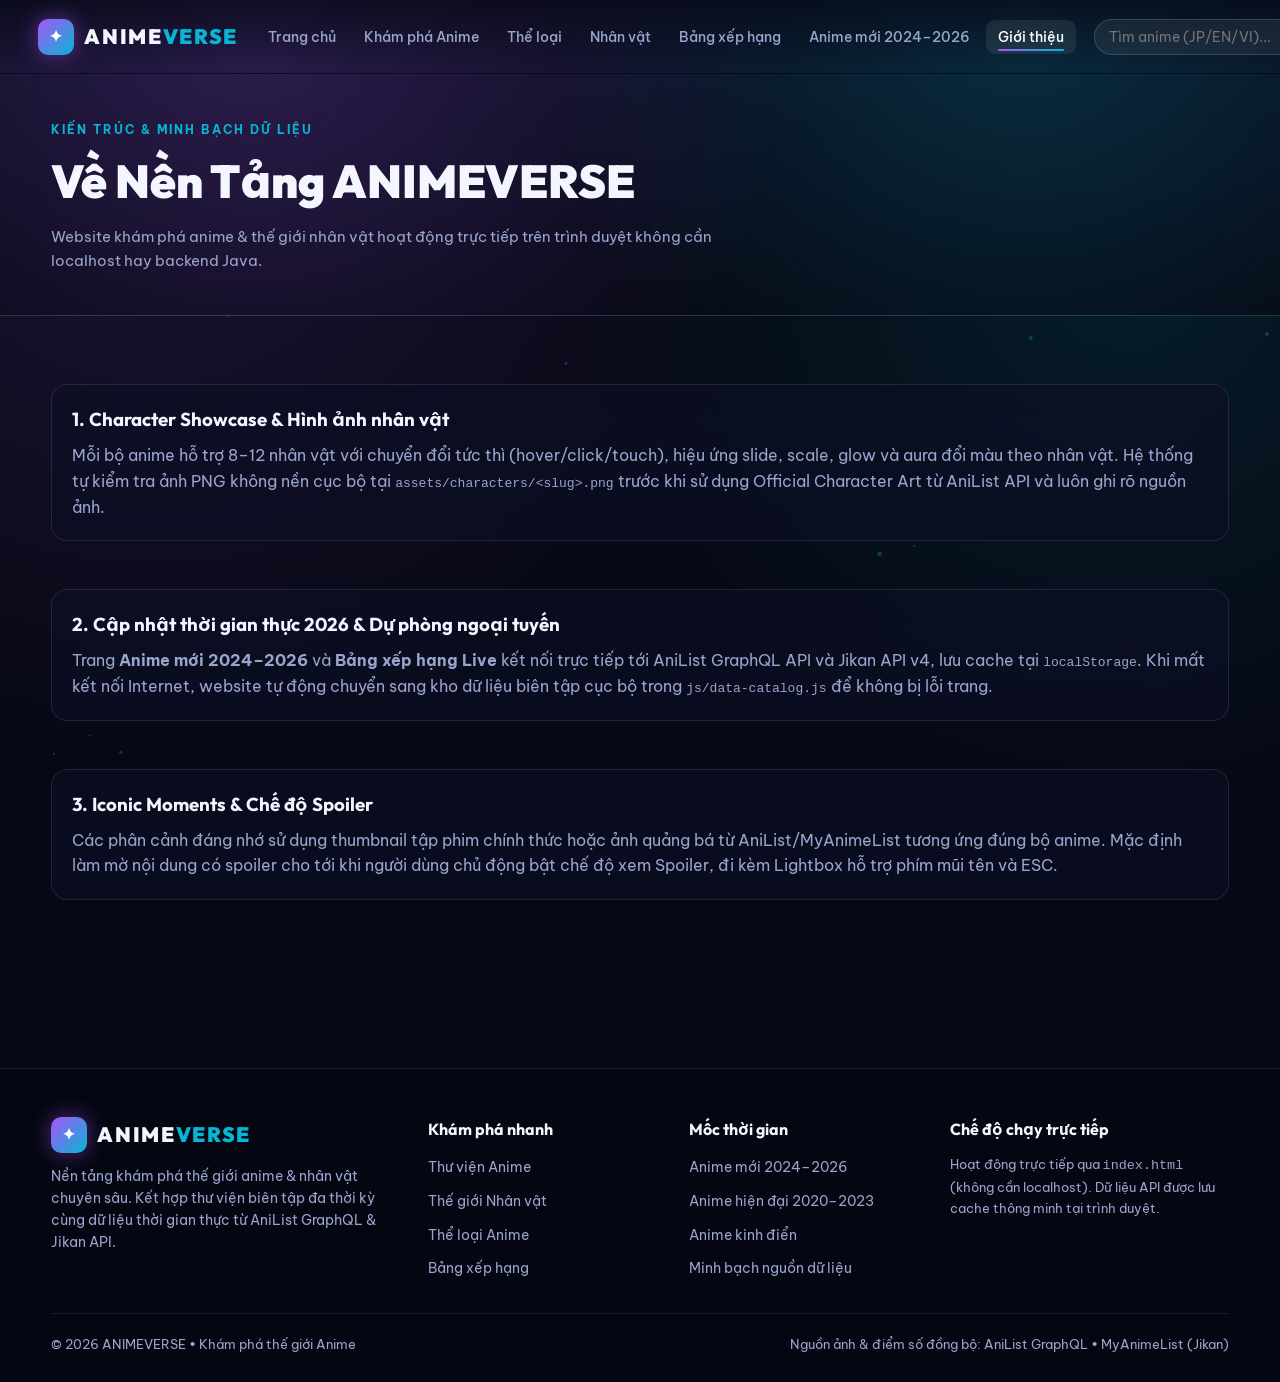
<file: 6651071058_6651071058_LAB1/ANIMEVERSE/about.html>
<!DOCTYPE html>
<html lang="vi">
<head>
  <meta charset="UTF-8" />
  <meta name="viewport" content="width=device-width, initial-scale=1.0" />
  <title>Giới Thiệu – ANIMEVERSE</title>
  <link rel="stylesheet" href="css/style.css" />
  <link rel="stylesheet" href="css/showcase.css" />
</head>
<body data-page="about">
  <div id="av-navbar-mount"></div>

  <div class="page-wrapper">
    <header class="subpage-hero">
      <div class="container">
        <p class="section-kicker">Kiến trúc & Minh bạch dữ liệu</p>
        <h1>Về Nền Tảng ANIMEVERSE</h1>
        <p class="section-subtitle">Website khám phá anime & thế giới nhân vật hoạt động trực tiếp trên trình duyệt không cần localhost hay backend Java.</p>
      </div>
    </header>

    <section class="section">
      <div class="container" style="display:grid;gap:20px;">
        <div class="filter-panel">
          <h3 style="font-family:var(--font-display);margin-bottom:8px;">1. Character Showcase & Hình ảnh nhân vật</h3>
          <p style="color:var(--text-muted);">Mỗi bộ anime hỗ trợ 8–12 nhân vật với chuyển đổi tức thì (hover/click/touch), hiệu ứng slide, scale, glow và aura đổi màu theo nhân vật. Hệ thống tự kiểm tra ảnh PNG không nền cục bộ tại <code>assets/characters/&lt;slug&gt;.png</code> trước khi sử dụng Official Character Art từ AniList API và luôn ghi rõ nguồn ảnh.</p>
        </div>
        <div class="filter-panel">
          <h3 style="font-family:var(--font-display);margin-bottom:8px;">2. Cập nhật thời gian thực 2026 & Dự phòng ngoại tuyến</h3>
          <p style="color:var(--text-muted);">Trang <strong>Anime mới 2024–2026</strong> và <strong>Bảng xếp hạng Live</strong> kết nối trực tiếp tới AniList GraphQL API và Jikan API v4, lưu cache tại <code>localStorage</code>. Khi mất kết nối Internet, website tự động chuyển sang kho dữ liệu biên tập cục bộ trong <code>js/data-catalog.js</code> để không bị lỗi trang.</p>
        </div>
        <div class="filter-panel">
          <h3 style="font-family:var(--font-display);margin-bottom:8px;">3. Iconic Moments & Chế độ Spoiler</h3>
          <p style="color:var(--text-muted);">Các phân cảnh đáng nhớ sử dụng thumbnail tập phim chính thức hoặc ảnh quảng bá từ AniList/MyAnimeList tương ứng đúng bộ anime. Mặc định làm mờ nội dung có spoiler cho tới khi người dùng chủ động bật chế độ xem Spoiler, đi kèm Lightbox hỗ trợ phím mũi tên và ESC.</p>
        </div>
      </div>
    </section>
  </div>

  <div id="av-footer-mount"></div>

  <script src="js/data-catalog.js"></script>
  <script src="js/api.js"></script>
  <script src="js/character.js"></script>
  <script src="js/main.js"></script>
  <script src="js/pages.js"></script>
</body>
</html>
</file>
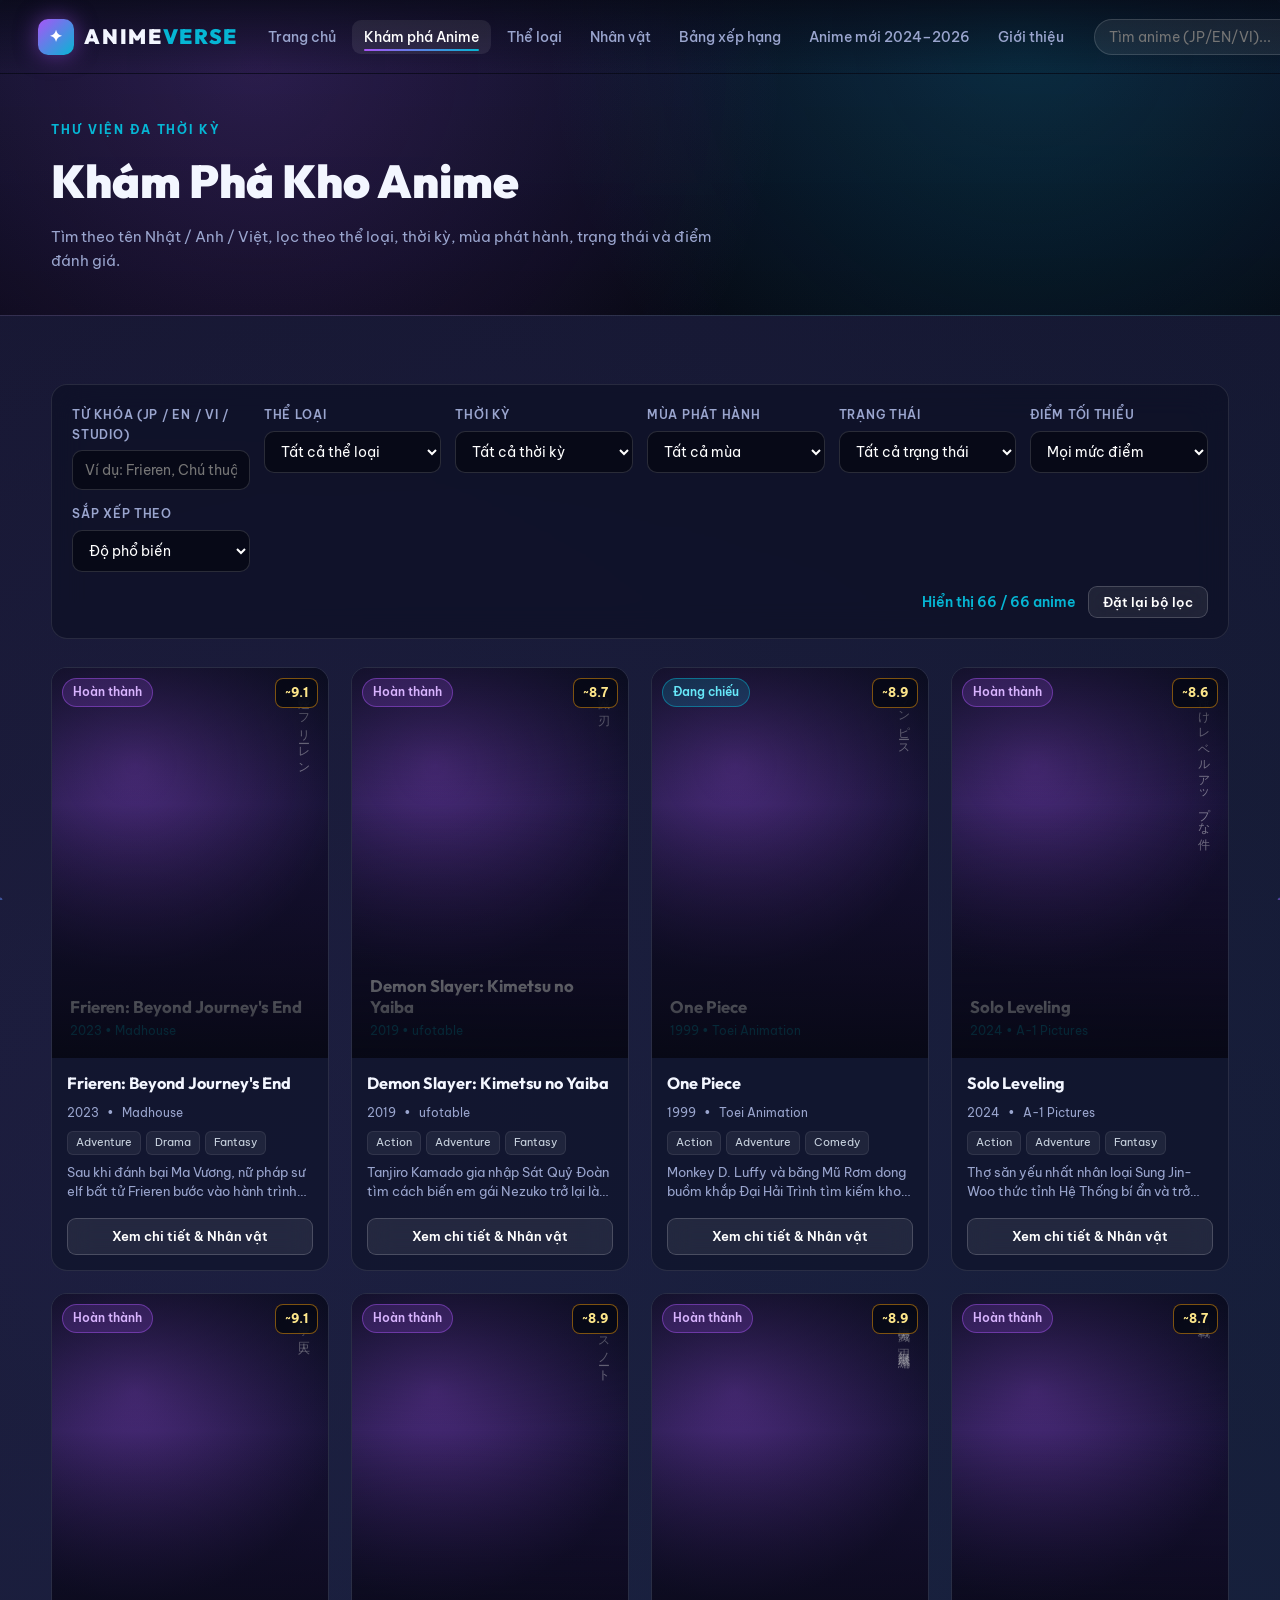
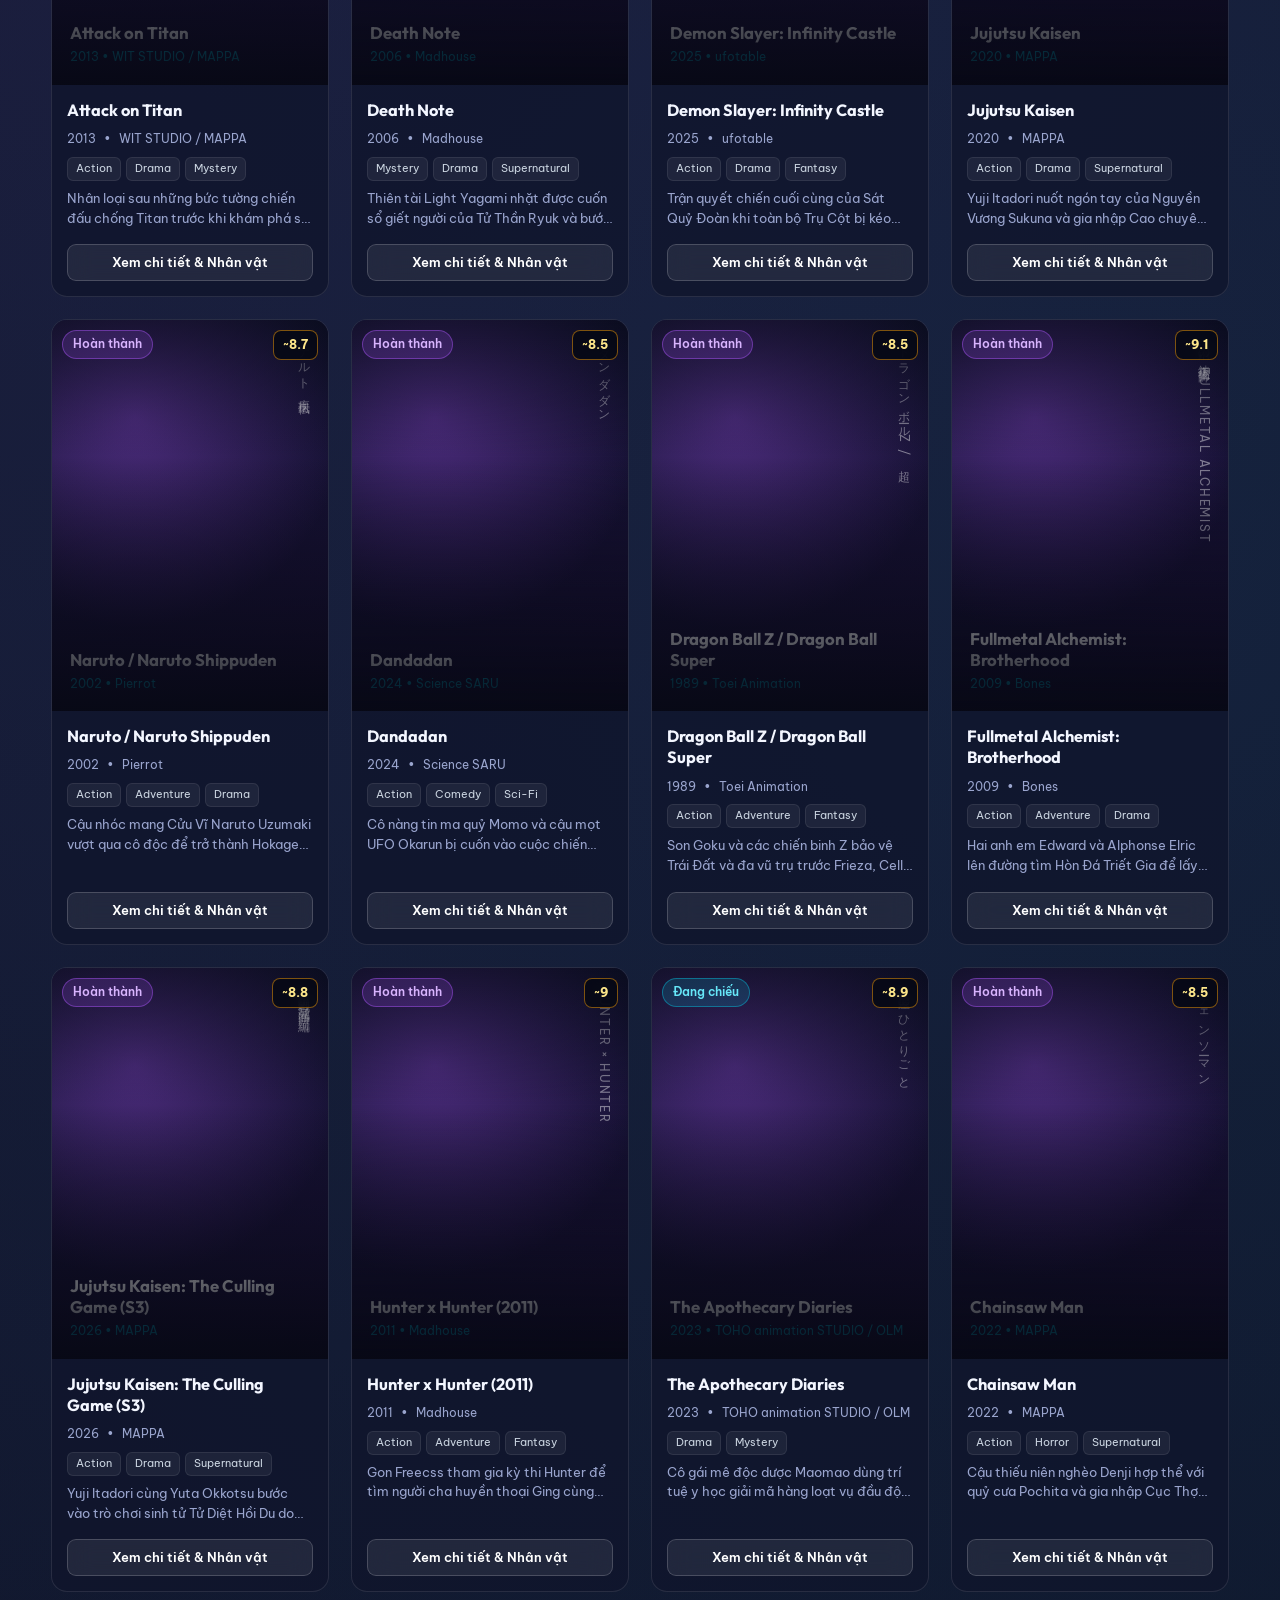
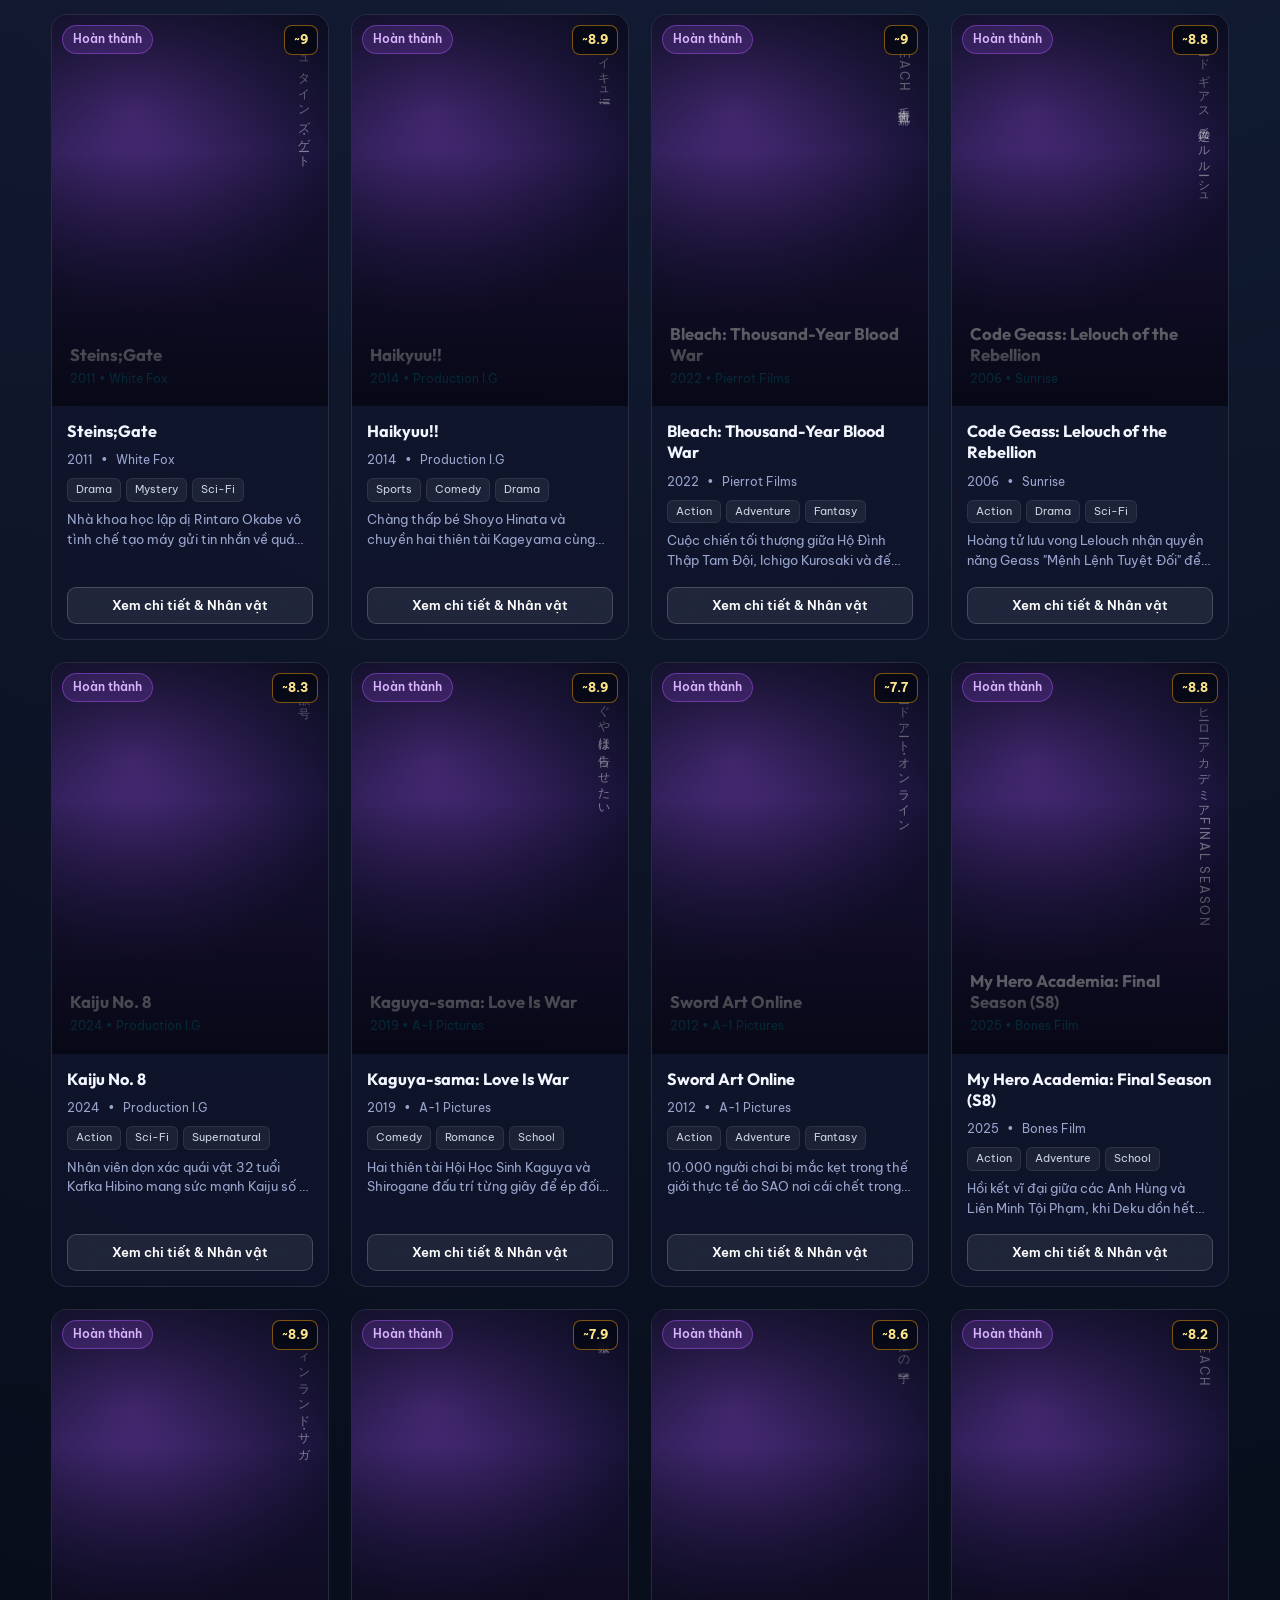
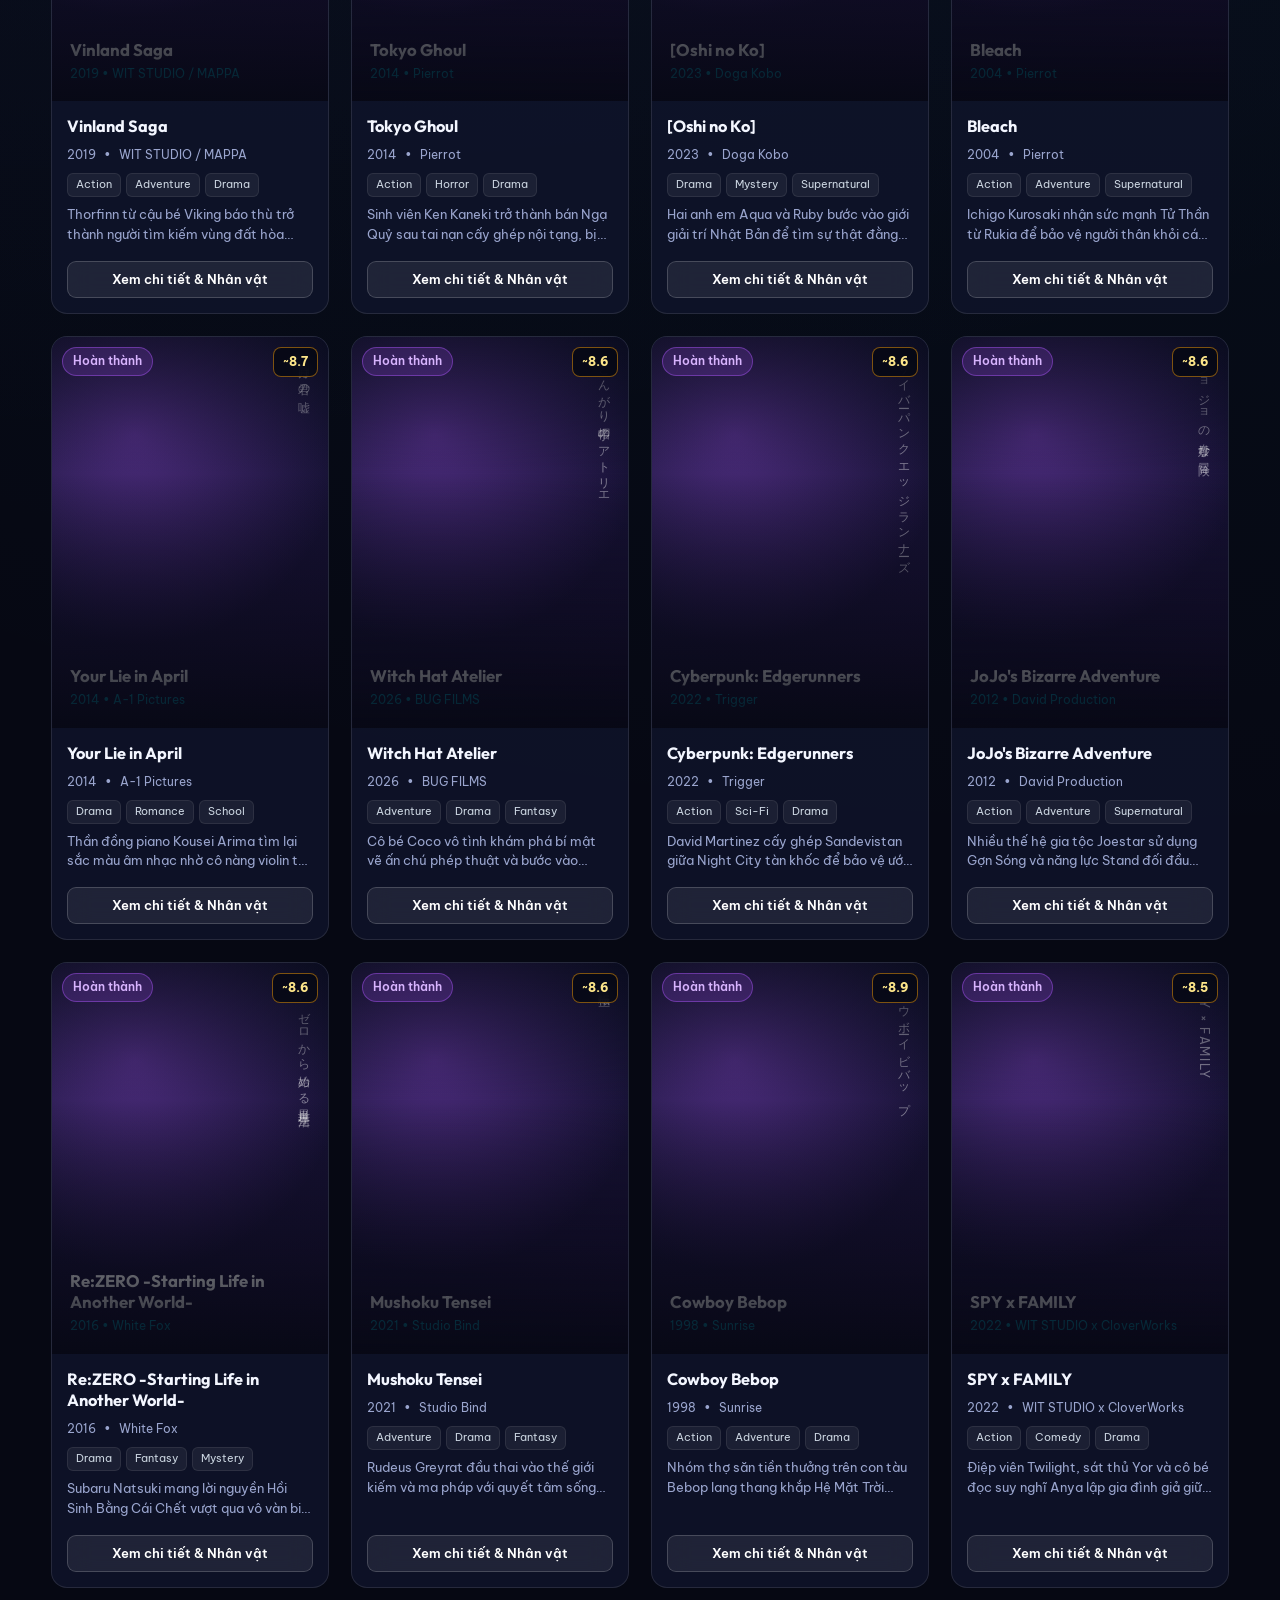
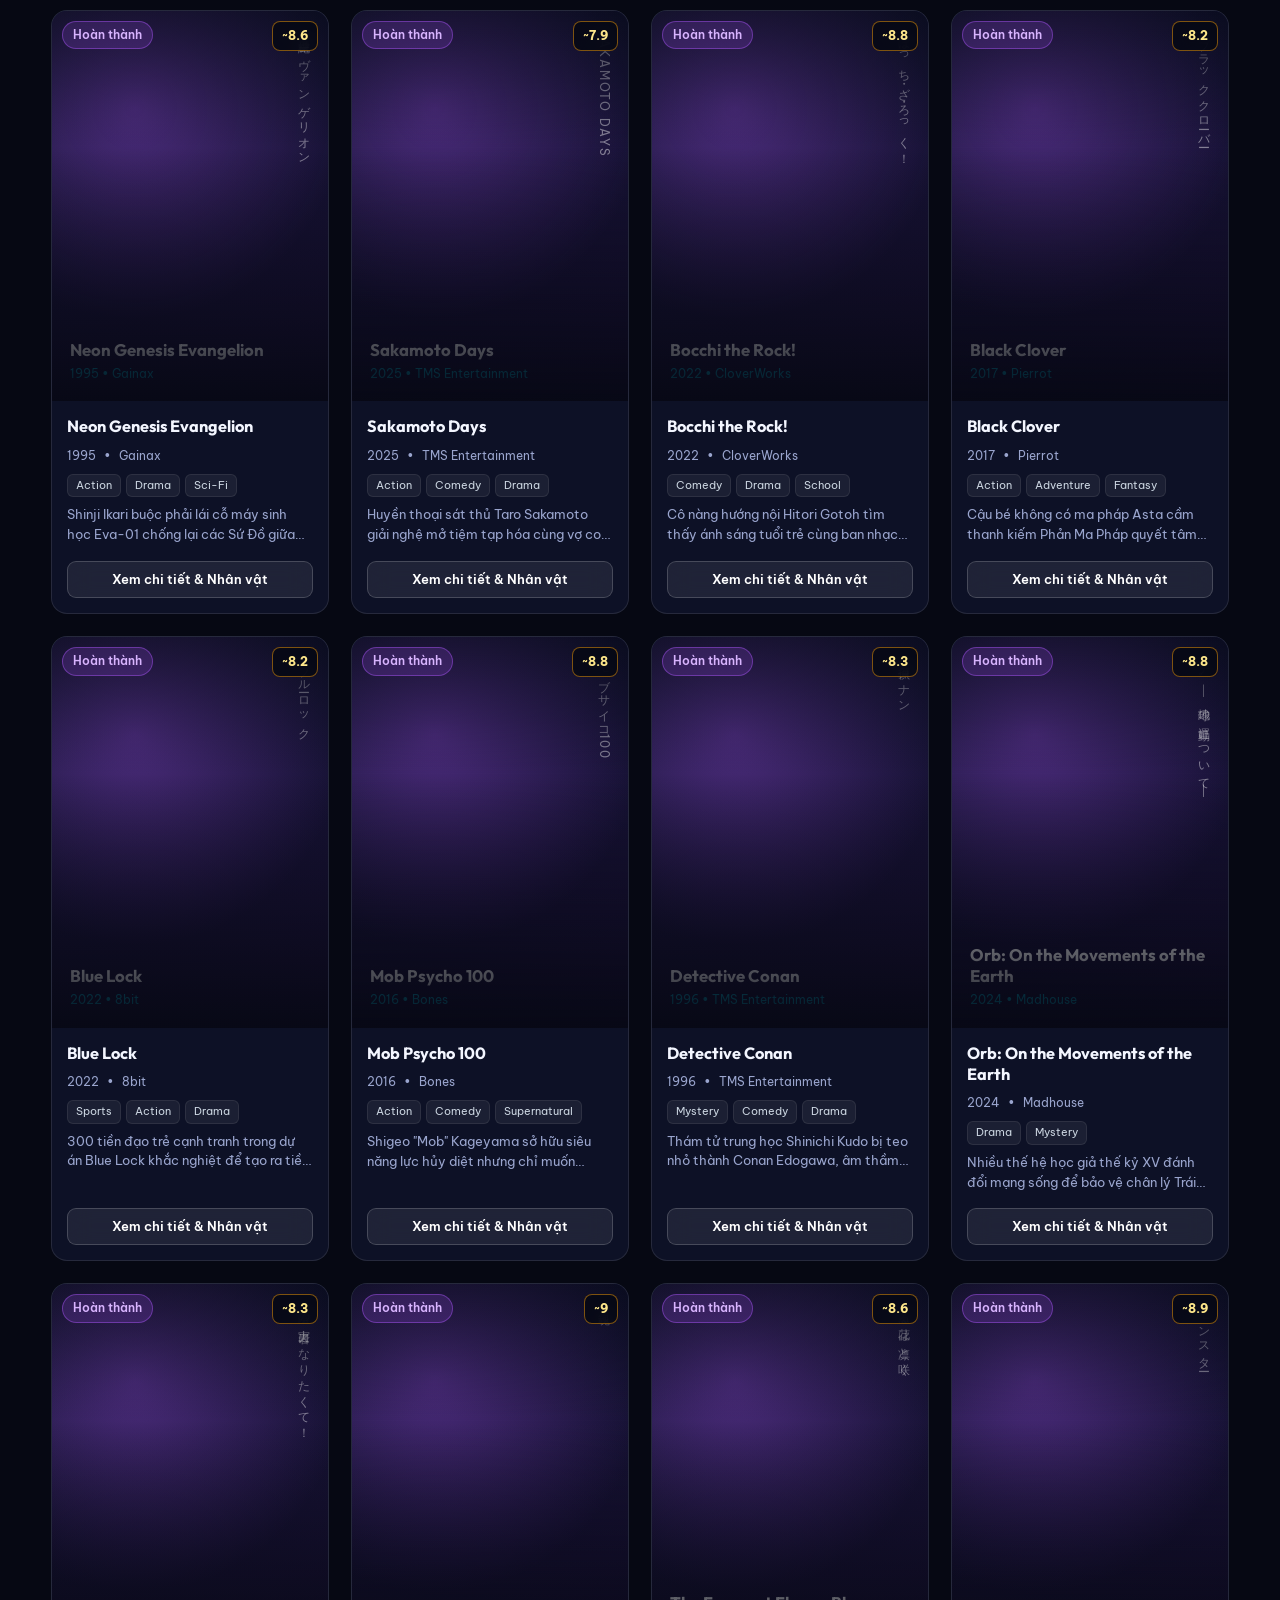
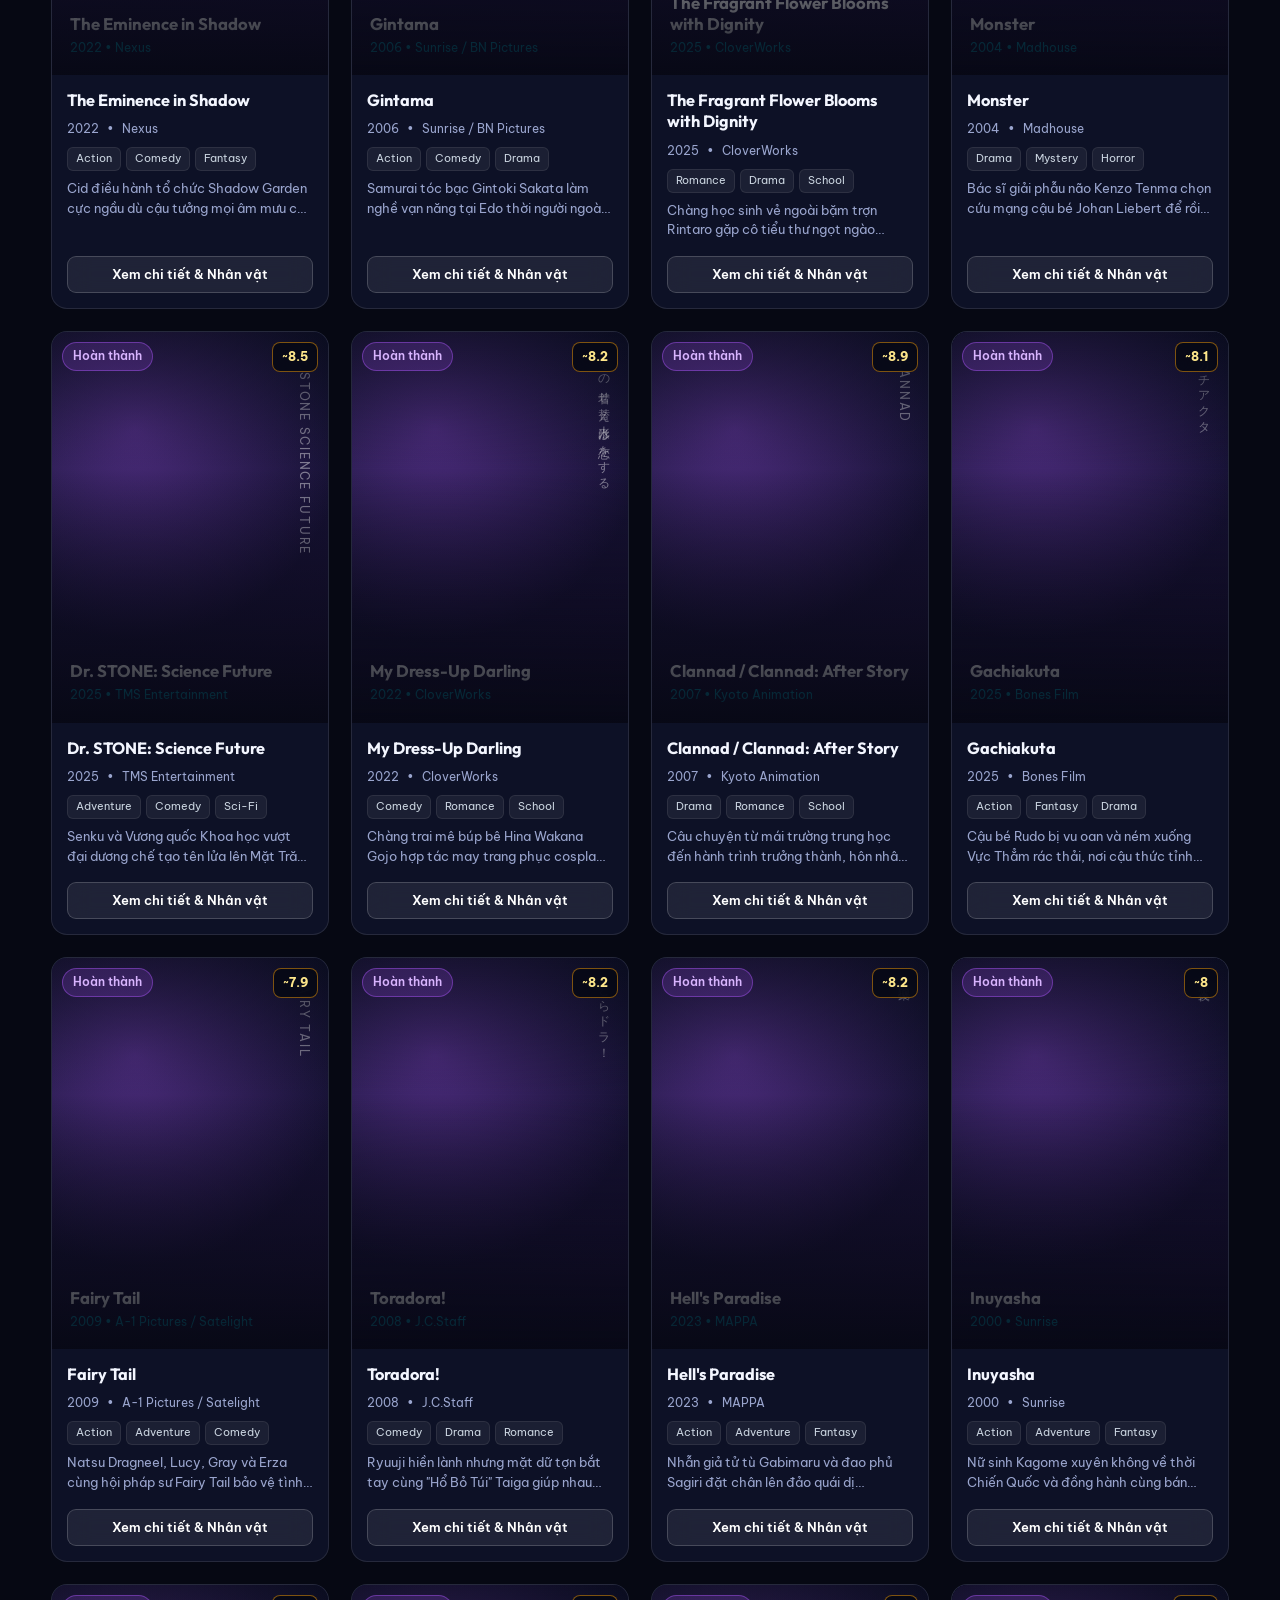
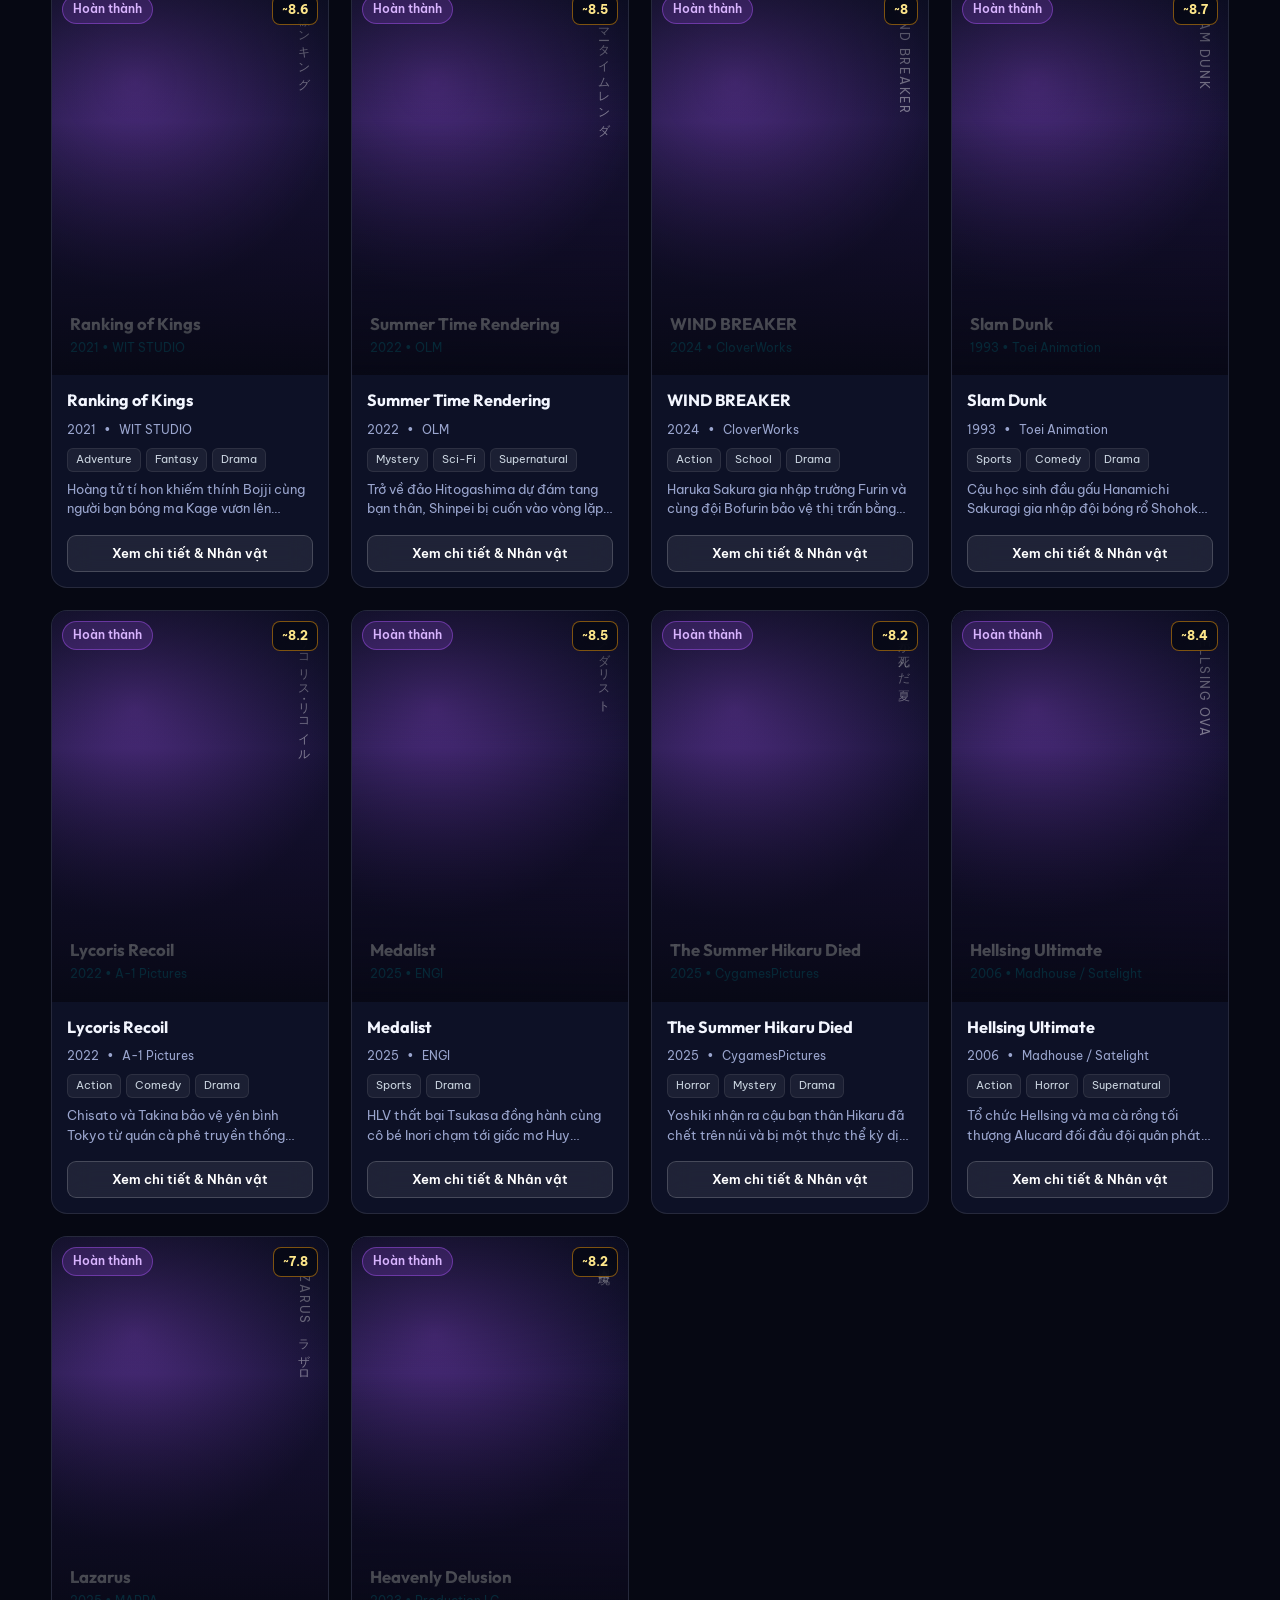
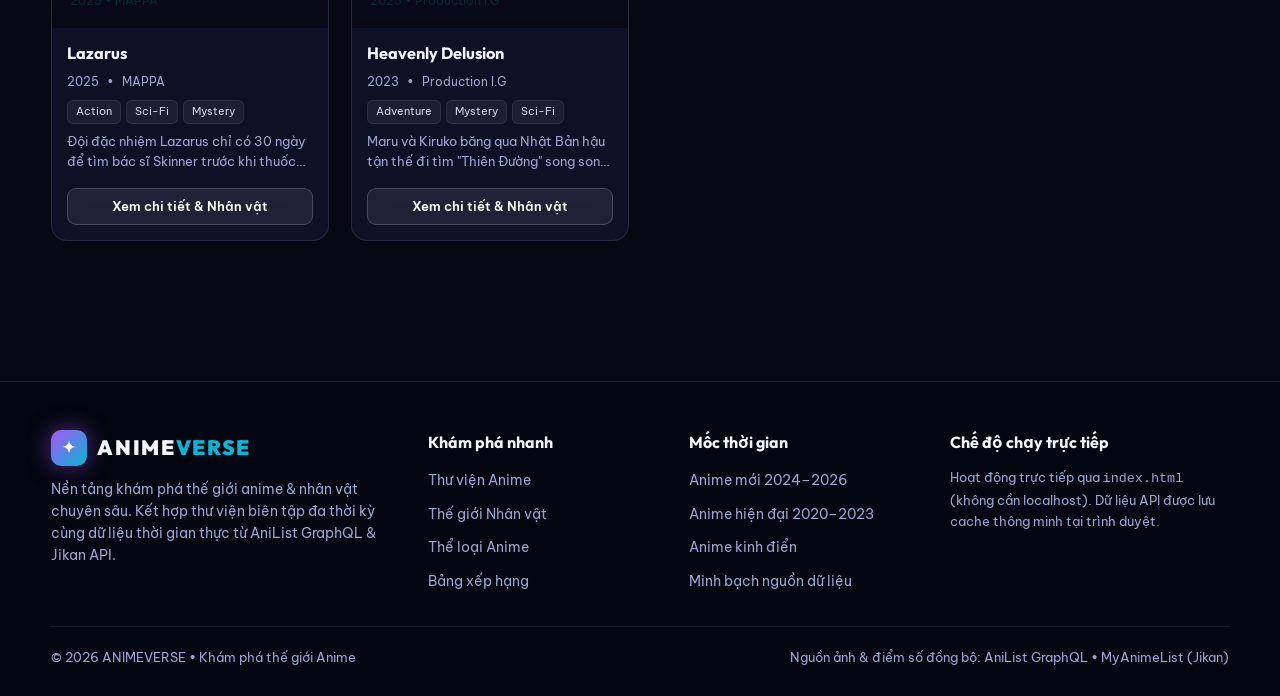
<file: 6651071058_6651071058_LAB1/ANIMEVERSE/explore.html>
<!DOCTYPE html>
<html lang="vi">
<head>
  <meta charset="UTF-8" />
  <meta name="viewport" content="width=device-width, initial-scale=1.0" />
  <title>Khám Phá Anime – ANIMEVERSE</title>
  <link rel="stylesheet" href="css/style.css" />
  <link rel="stylesheet" href="css/showcase.css" />
</head>
<body data-page="explore">
  <div id="av-navbar-mount"></div>

  <div class="page-wrapper">
    <header class="subpage-hero">
      <div class="container">
        <p class="section-kicker">Thư viện đa thời kỳ</p>
        <h1>Khám Phá Kho Anime</h1>
        <p class="section-subtitle">Tìm theo tên Nhật / Anh / Việt, lọc theo thể loại, thời kỳ, mùa phát hành, trạng thái và điểm đánh giá.</p>
      </div>
    </header>

    <section class="section">
      <div class="container">
        <div class="filter-panel">
          <div class="filter-grid">
            <div class="filter-field">
              <label for="exp-query">Từ khóa (JP / EN / VI / Studio)</label>
              <input type="text" id="exp-query" placeholder="Ví dụ: Frieren, Chú thuật, MAPPA..." />
            </div>
            <div class="filter-field">
              <label for="exp-genre">Thể loại</label>
              <select id="exp-genre"></select>
            </div>
            <div class="filter-field">
              <label for="exp-era">Thời kỳ</label>
              <select id="exp-era">
                <option value="">Tất cả thời kỳ</option>
                <option value="latest">Mới nổi bật 2024–2026</option>
                <option value="modern">Hiện đại 2020–2023</option>
                <option value="classic">Kinh điển & Huyền thoại</option>
              </select>
            </div>
            <div class="filter-field">
              <label for="exp-season">Mùa phát hành</label>
              <select id="exp-season">
                <option value="">Tất cả mùa</option>
                <option value="Winter">Đông (Winter)</option>
                <option value="Spring">Xuân (Spring)</option>
                <option value="Summer">Hè (Summer)</option>
                <option value="Fall">Thu (Fall)</option>
              </select>
            </div>
            <div class="filter-field">
              <label for="exp-status">Trạng thái</label>
              <select id="exp-status">
                <option value="">Tất cả trạng thái</option>
                <option value="completed">Hoàn thành</option>
                <option value="airing">Đang phát sóng</option>
                <option value="upcoming">Sắp phát hành</option>
              </select>
            </div>
            <div class="filter-field">
              <label for="exp-score">Điểm tối thiểu</label>
              <select id="exp-score">
                <option value="0">Mọi mức điểm</option>
                <option value="8">Từ 8.0 trở lên</option>
                <option value="8.5">Từ 8.5 trở lên</option>
                <option value="8.8">Từ 8.8 trở lên</option>
              </select>
            </div>
            <div class="filter-field">
              <label for="exp-sort">Sắp xếp theo</label>
              <select id="exp-sort">
                <option value="popularity">Độ phổ biến</option>
                <option value="rating">Điểm đánh giá cao nhất</option>
                <option value="newest">Mới nhất (2026 &rarr; cũ)</option>
                <option value="oldest">Kinh điển nhất</option>
              </select>
            </div>
          </div>
          <div style="display:flex;justify-content:space-between;align-items:center;flex-wrap:wrap;gap:10px;margin-top:14px;">
            <div id="exp-suggest" style="font-size:0.84rem;color:var(--text-muted);"></div>
            <div style="display:flex;align-items:center;gap:12px;">
              <span id="exp-count" style="font-size:0.86rem;color:var(--accent-secondary);font-weight:600;"></span>
              <button class="btn btn-glass btn-sm" id="exp-reset" type="button">Đặt lại bộ lọc</button>
            </div>
          </div>
        </div>

        <div class="anime-grid" id="exp-grid"></div>
      </div>
    </section>
  </div>

  <div id="av-footer-mount"></div>

  <script src="js/data-catalog.js"></script>
  <script src="js/api.js"></script>
  <script src="js/character.js"></script>
  <script src="js/main.js"></script>
  <script src="js/pages.js"></script>
</body>
</html>
</file>
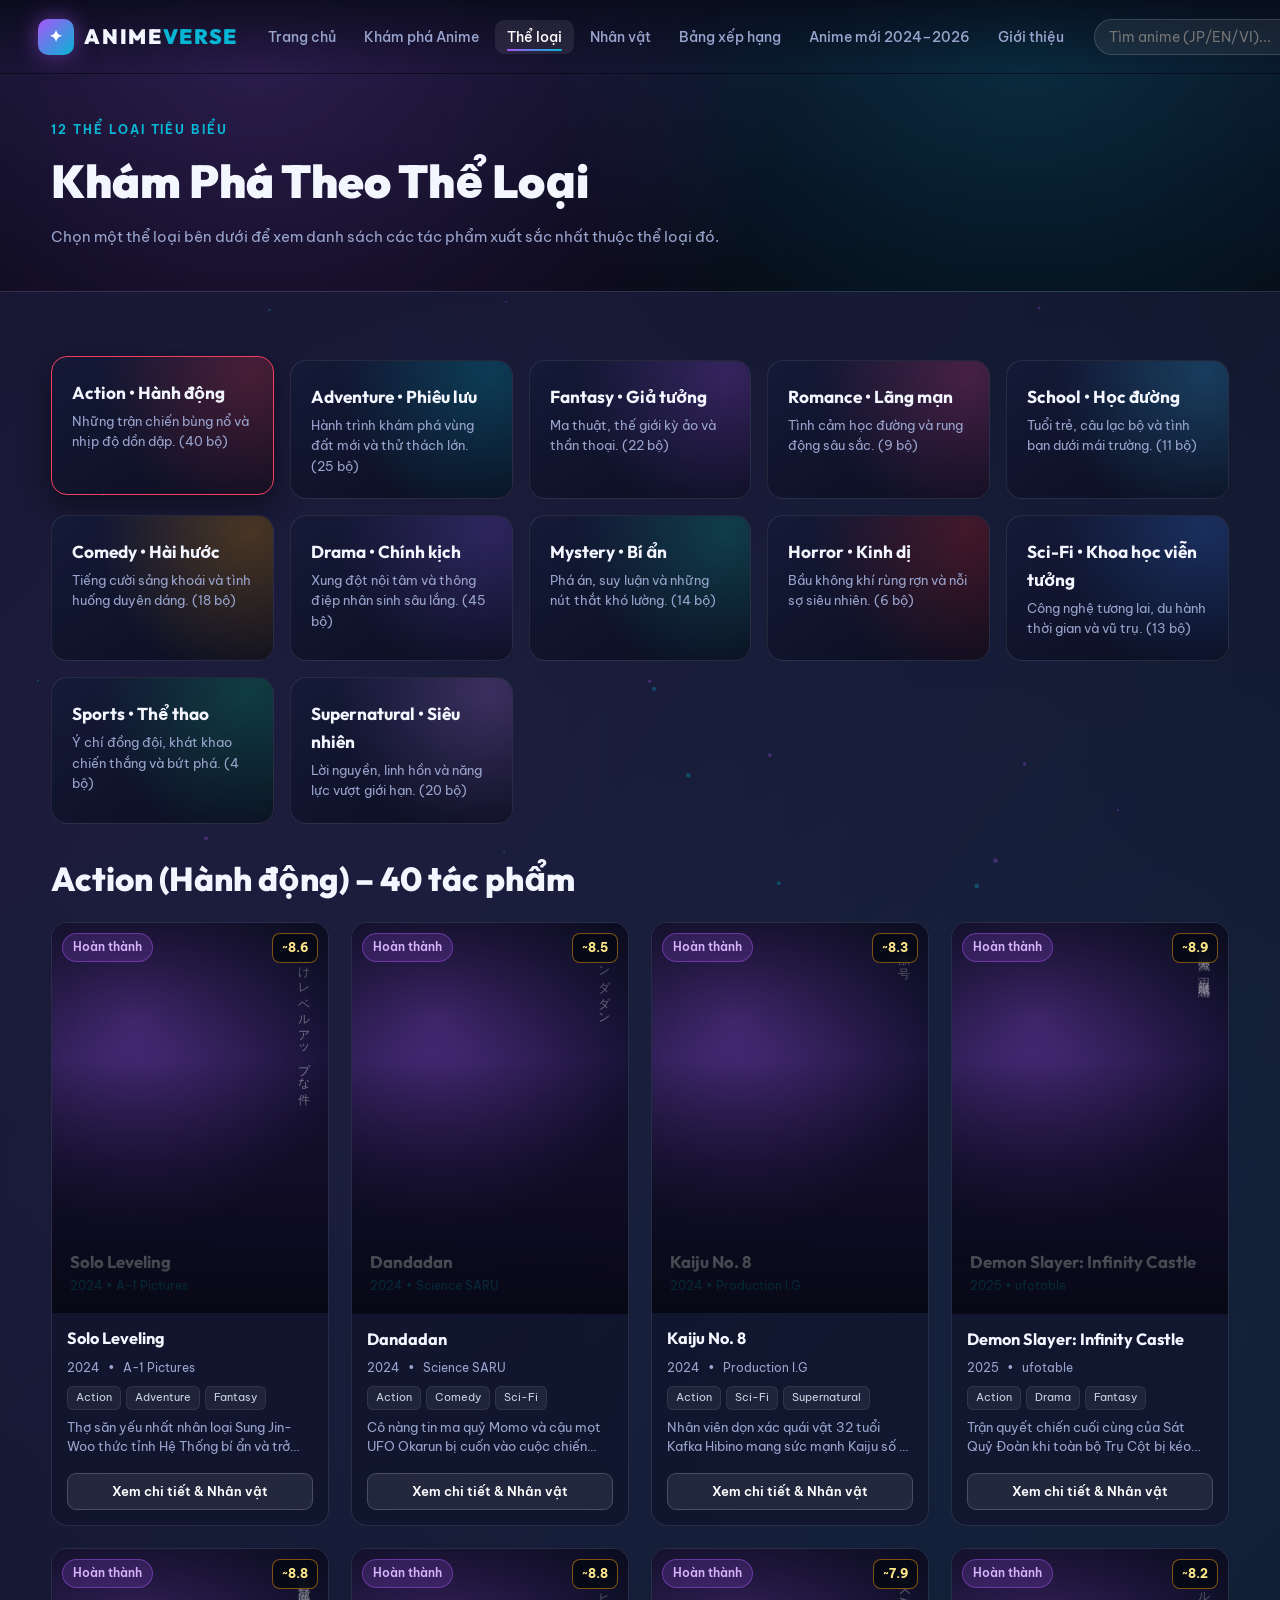
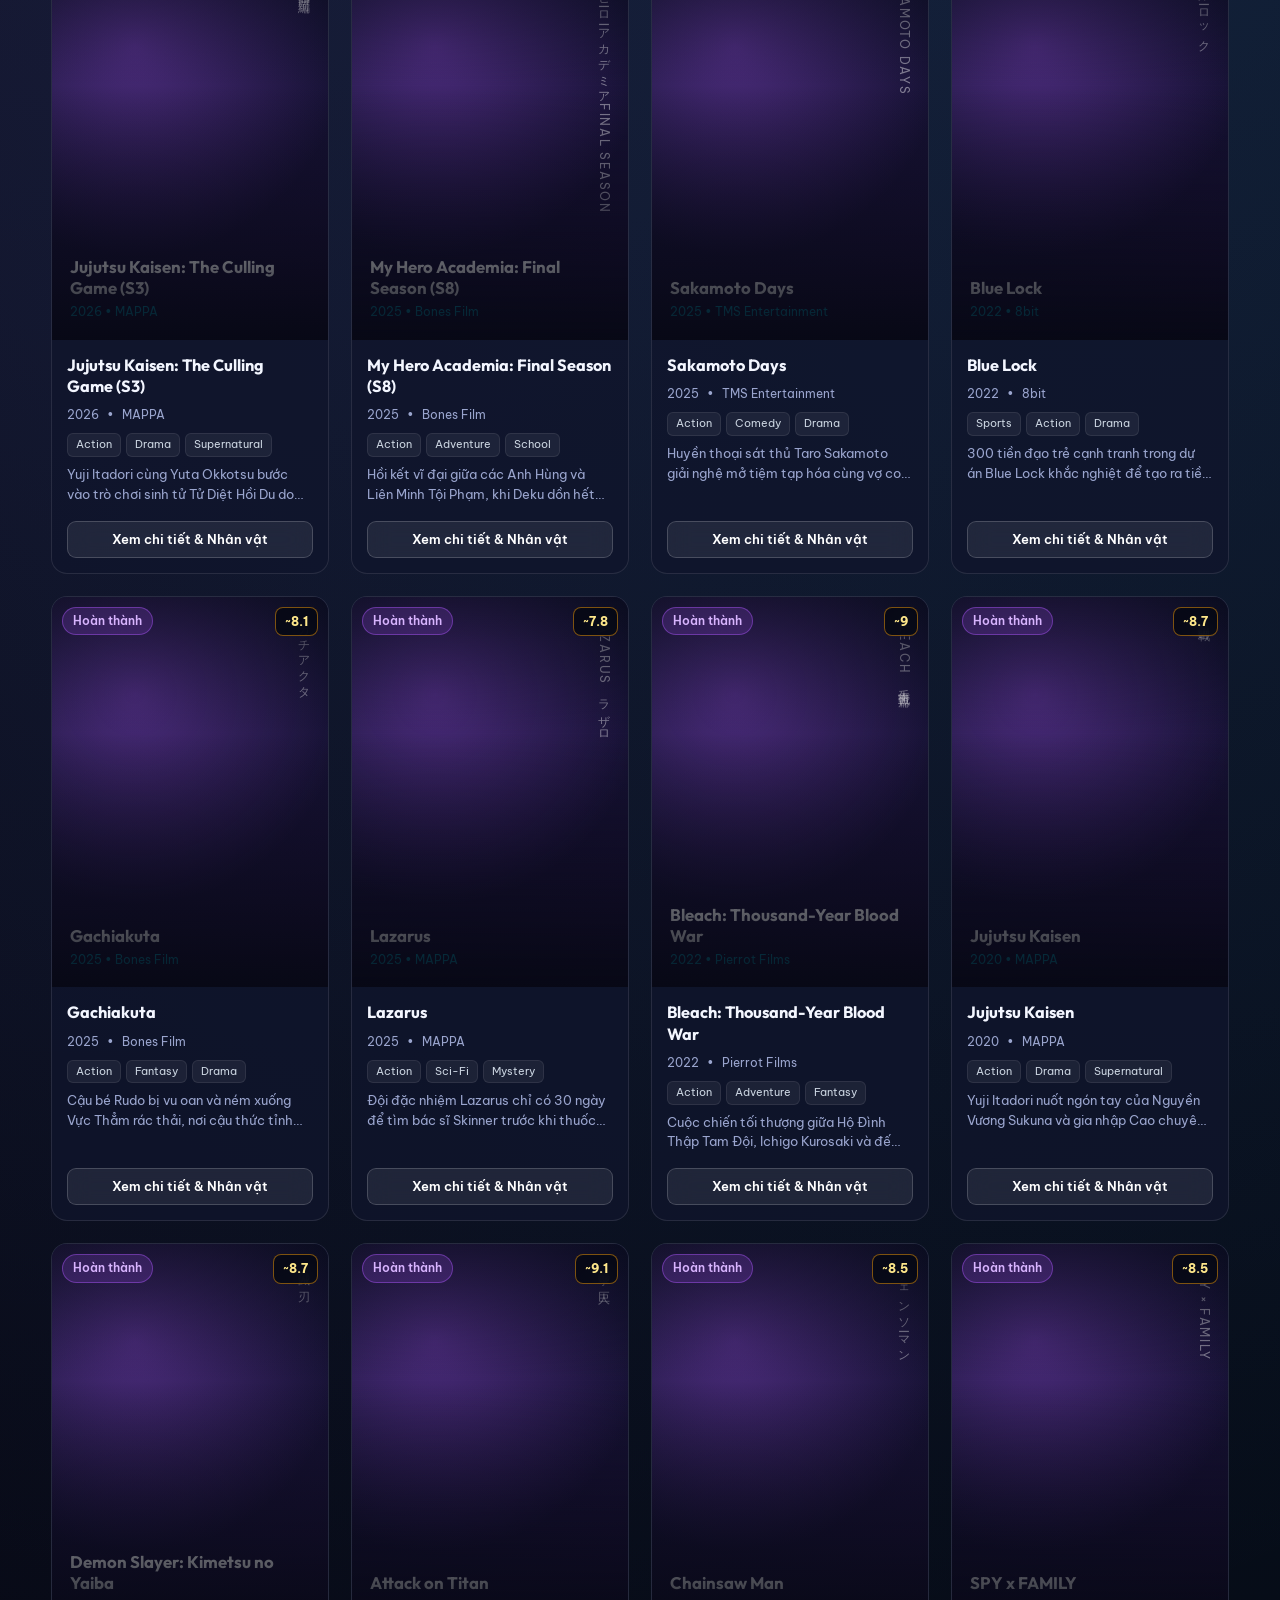
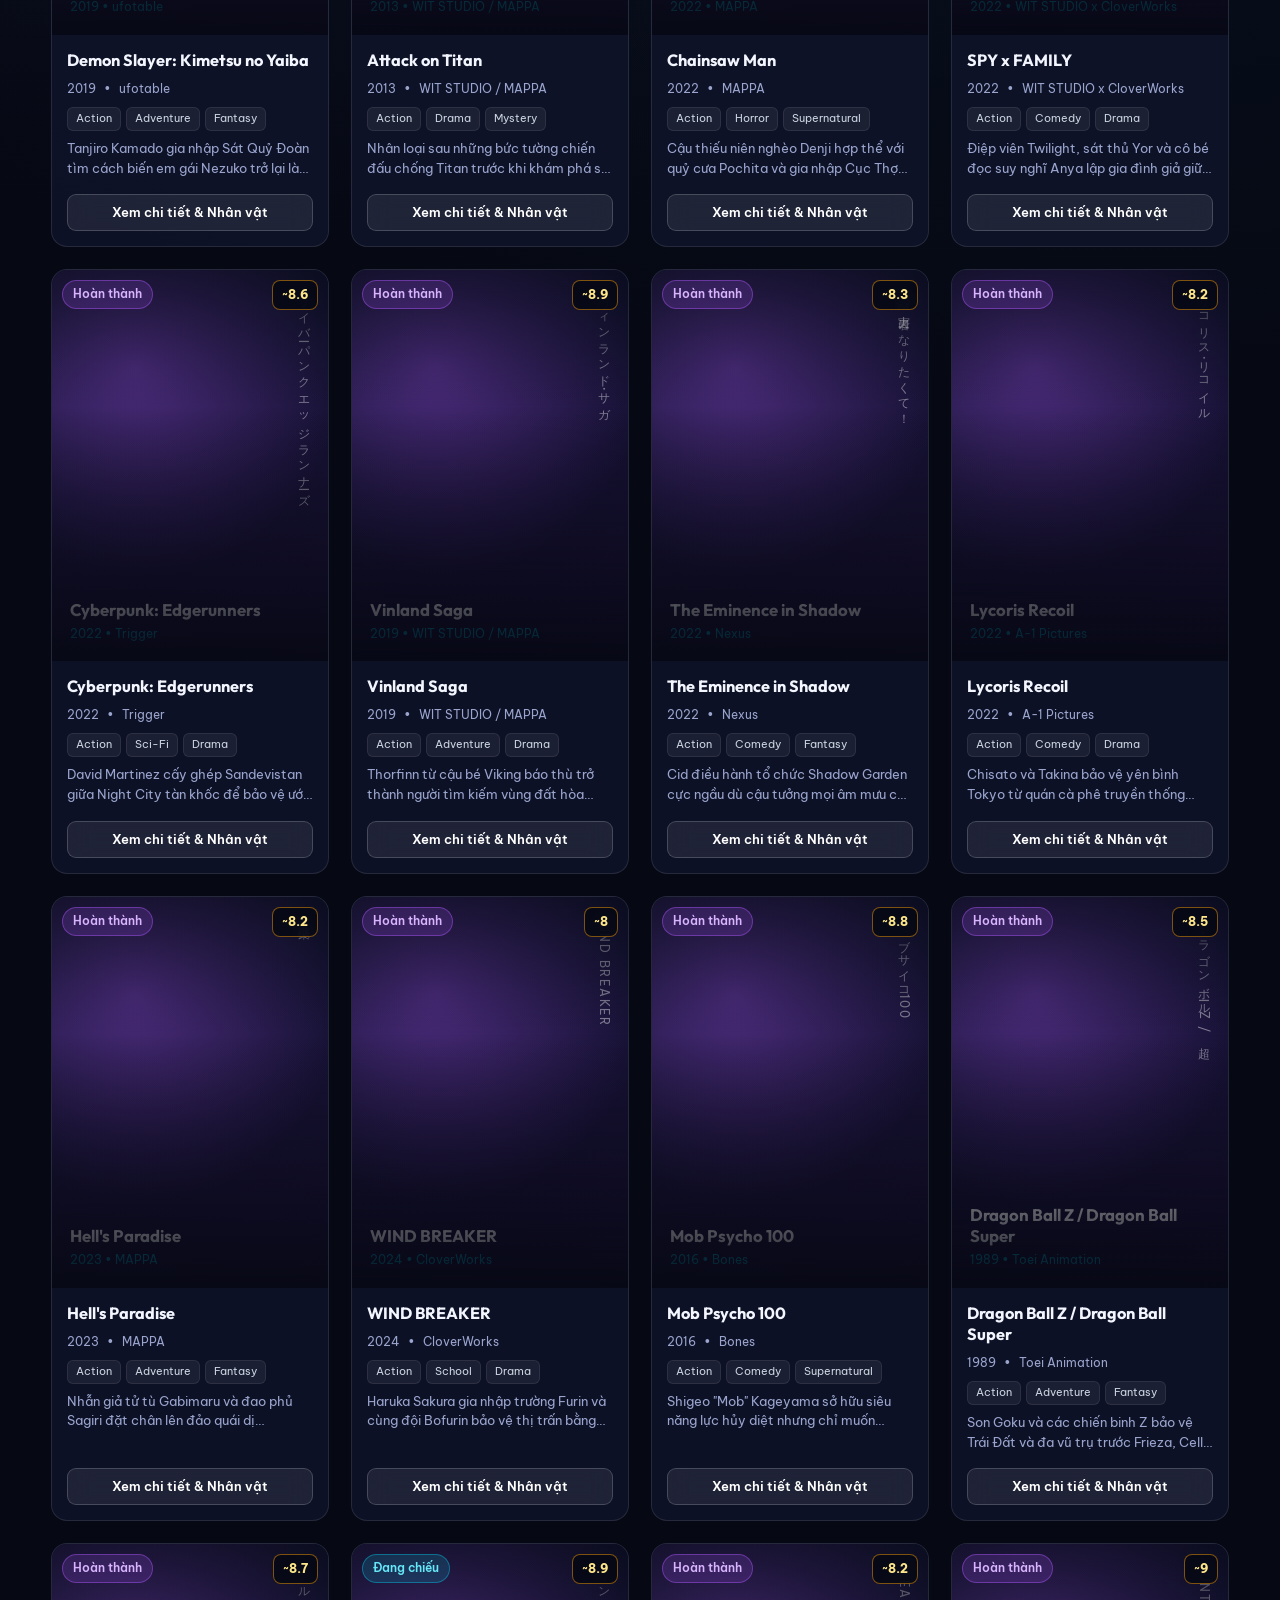
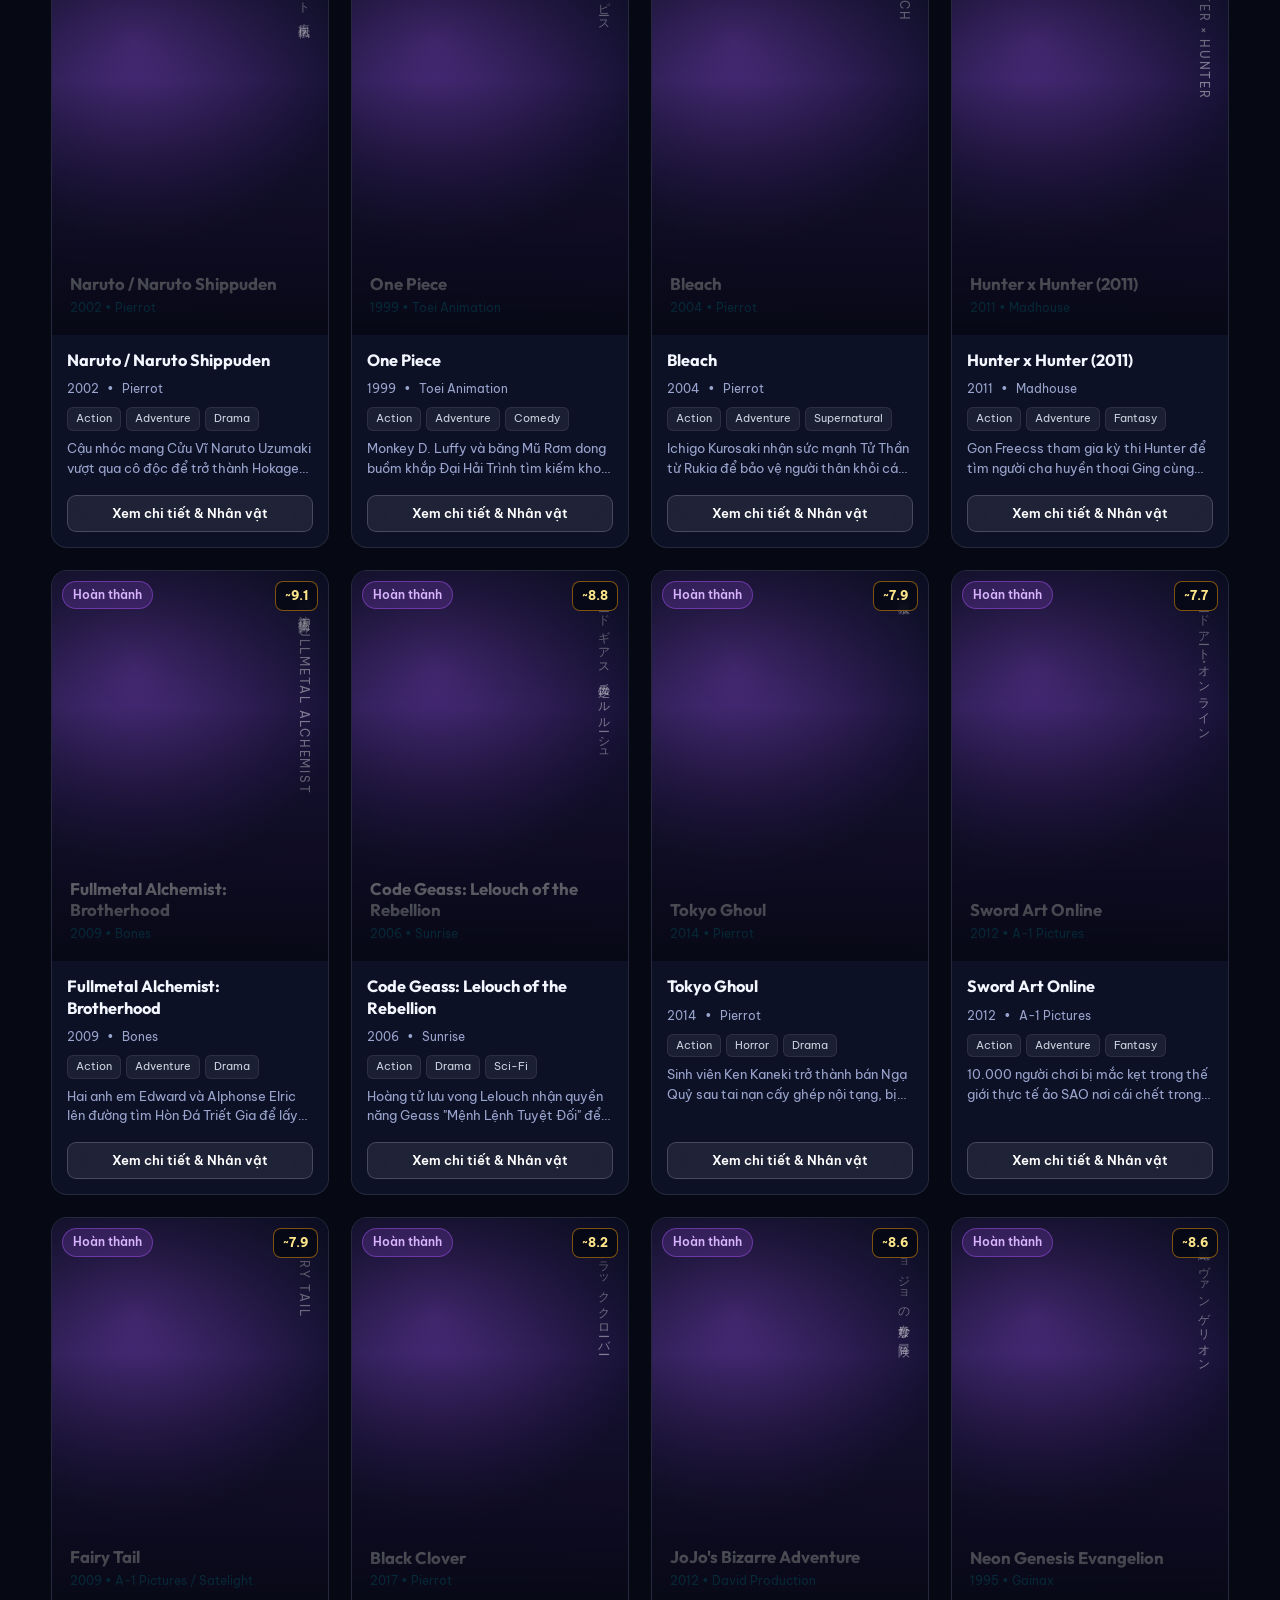
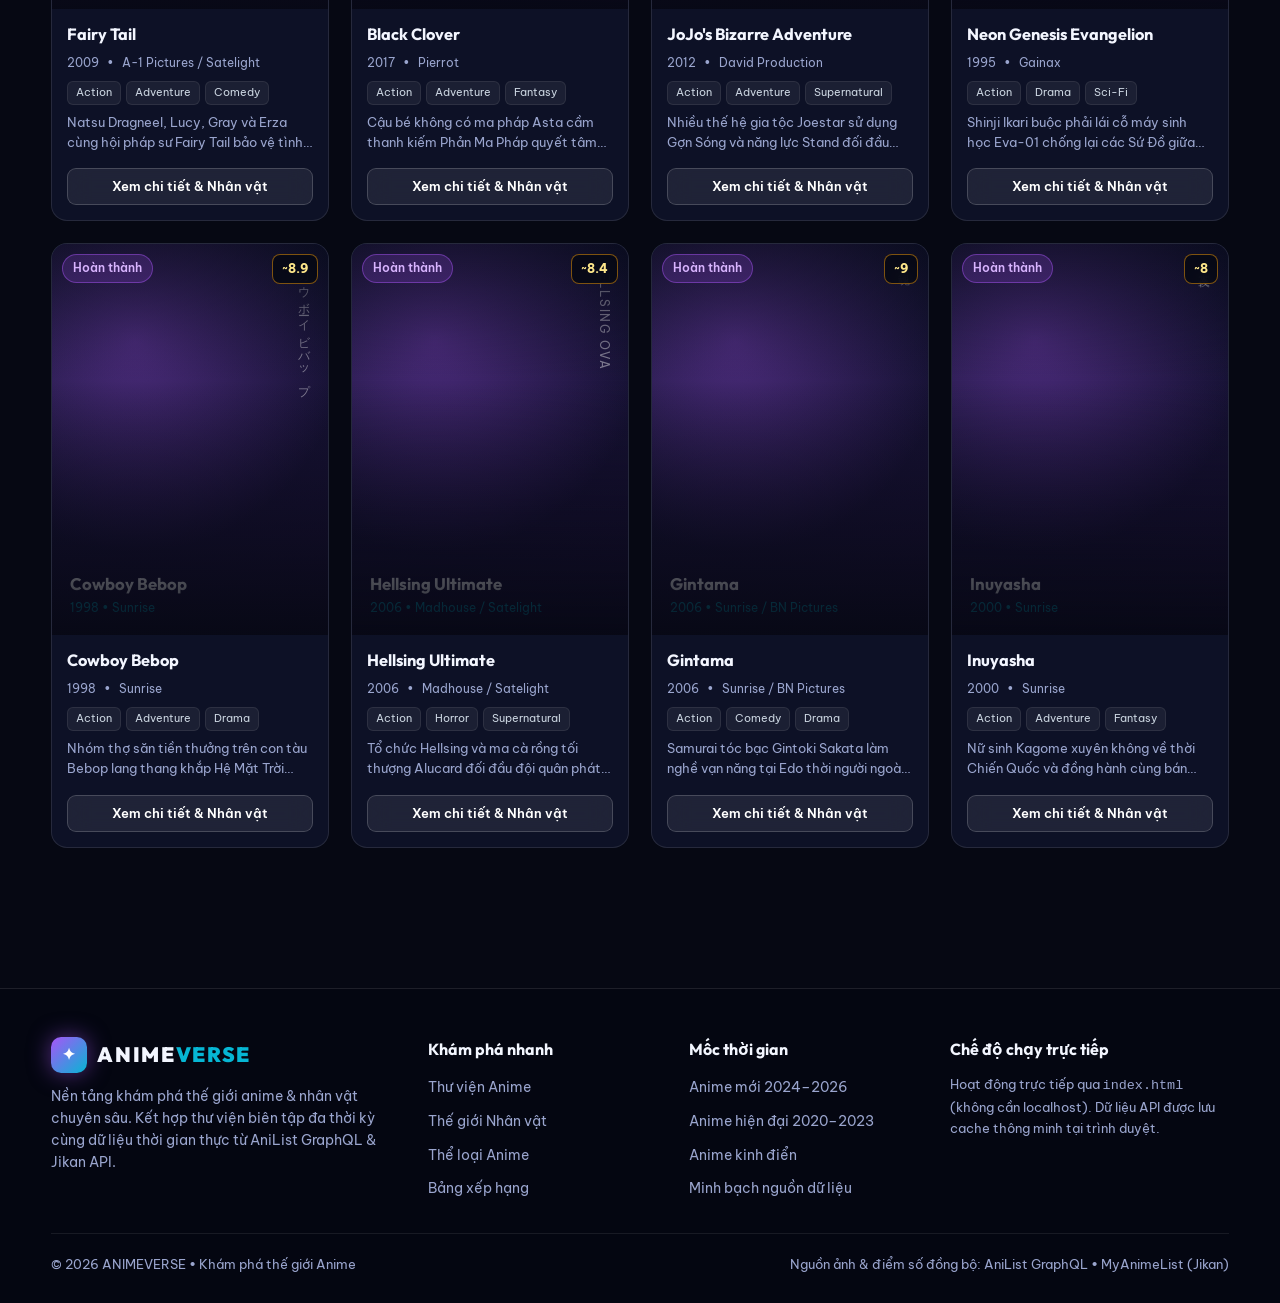
<file: 6651071058_6651071058_LAB1/ANIMEVERSE/genres.html>
<!DOCTYPE html>
<html lang="vi">
<head>
  <meta charset="UTF-8" />
  <meta name="viewport" content="width=device-width, initial-scale=1.0" />
  <title>Thể Loại Anime – ANIMEVERSE</title>
  <link rel="stylesheet" href="css/style.css" />
  <link rel="stylesheet" href="css/showcase.css" />
</head>
<body data-page="genres">
  <div id="av-navbar-mount"></div>

  <div class="page-wrapper">
    <header class="subpage-hero">
      <div class="container">
        <p class="section-kicker">12 Thể Loại Tiêu Biểu</p>
        <h1>Khám Phá Theo Thể Loại</h1>
        <p class="section-subtitle">Chọn một thể loại bên dưới để xem danh sách các tác phẩm xuất sắc nhất thuộc thể loại đó.</p>
      </div>
    </header>

    <section class="section">
      <div class="container">
        <div class="genre-grid" id="genres-cards" style="margin-bottom:36px;"></div>
        <h2 class="section-title" id="genres-active-title" style="margin-bottom:22px;"></h2>
        <div class="anime-grid" id="genres-anime-grid"></div>
      </div>
    </section>
  </div>

  <div id="av-footer-mount"></div>

  <script src="js/data-catalog.js"></script>
  <script src="js/api.js"></script>
  <script src="js/character.js"></script>
  <script src="js/main.js"></script>
  <script src="js/pages.js"></script>
</body>
</html>
</file>
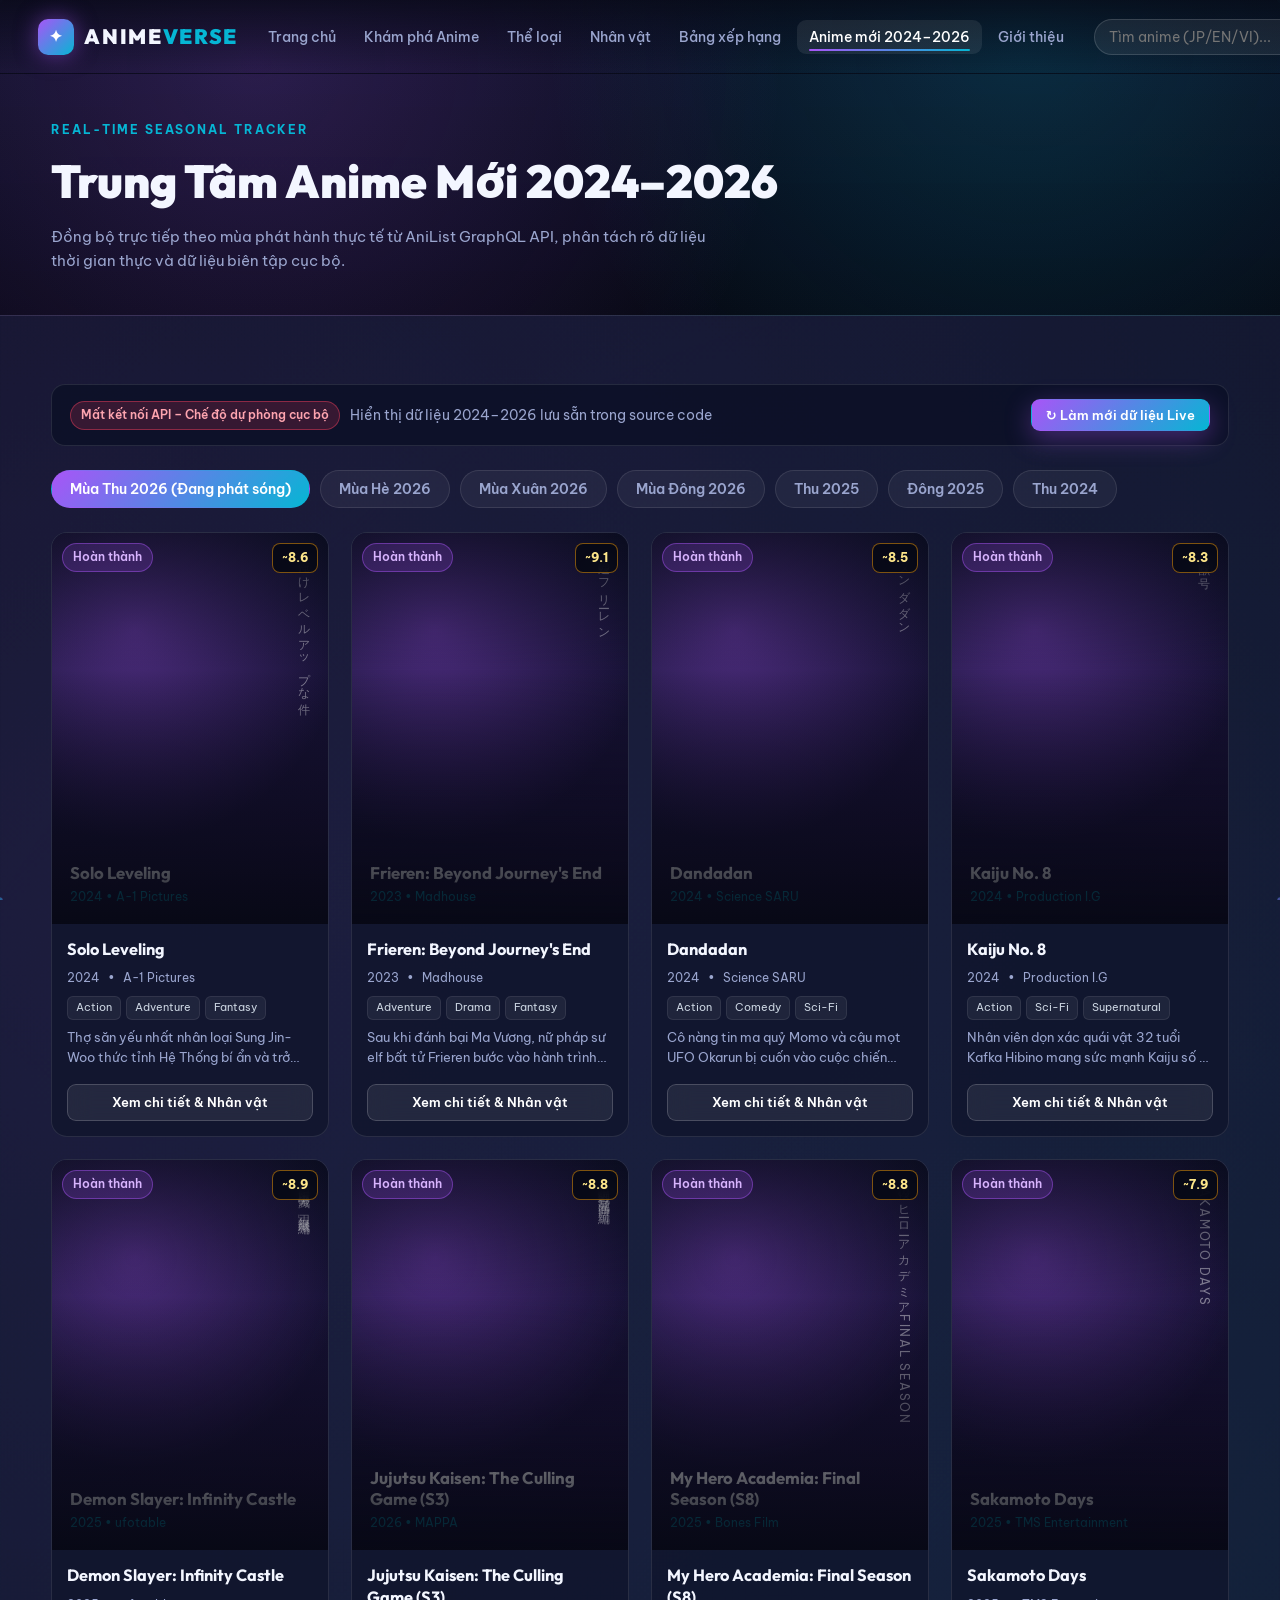
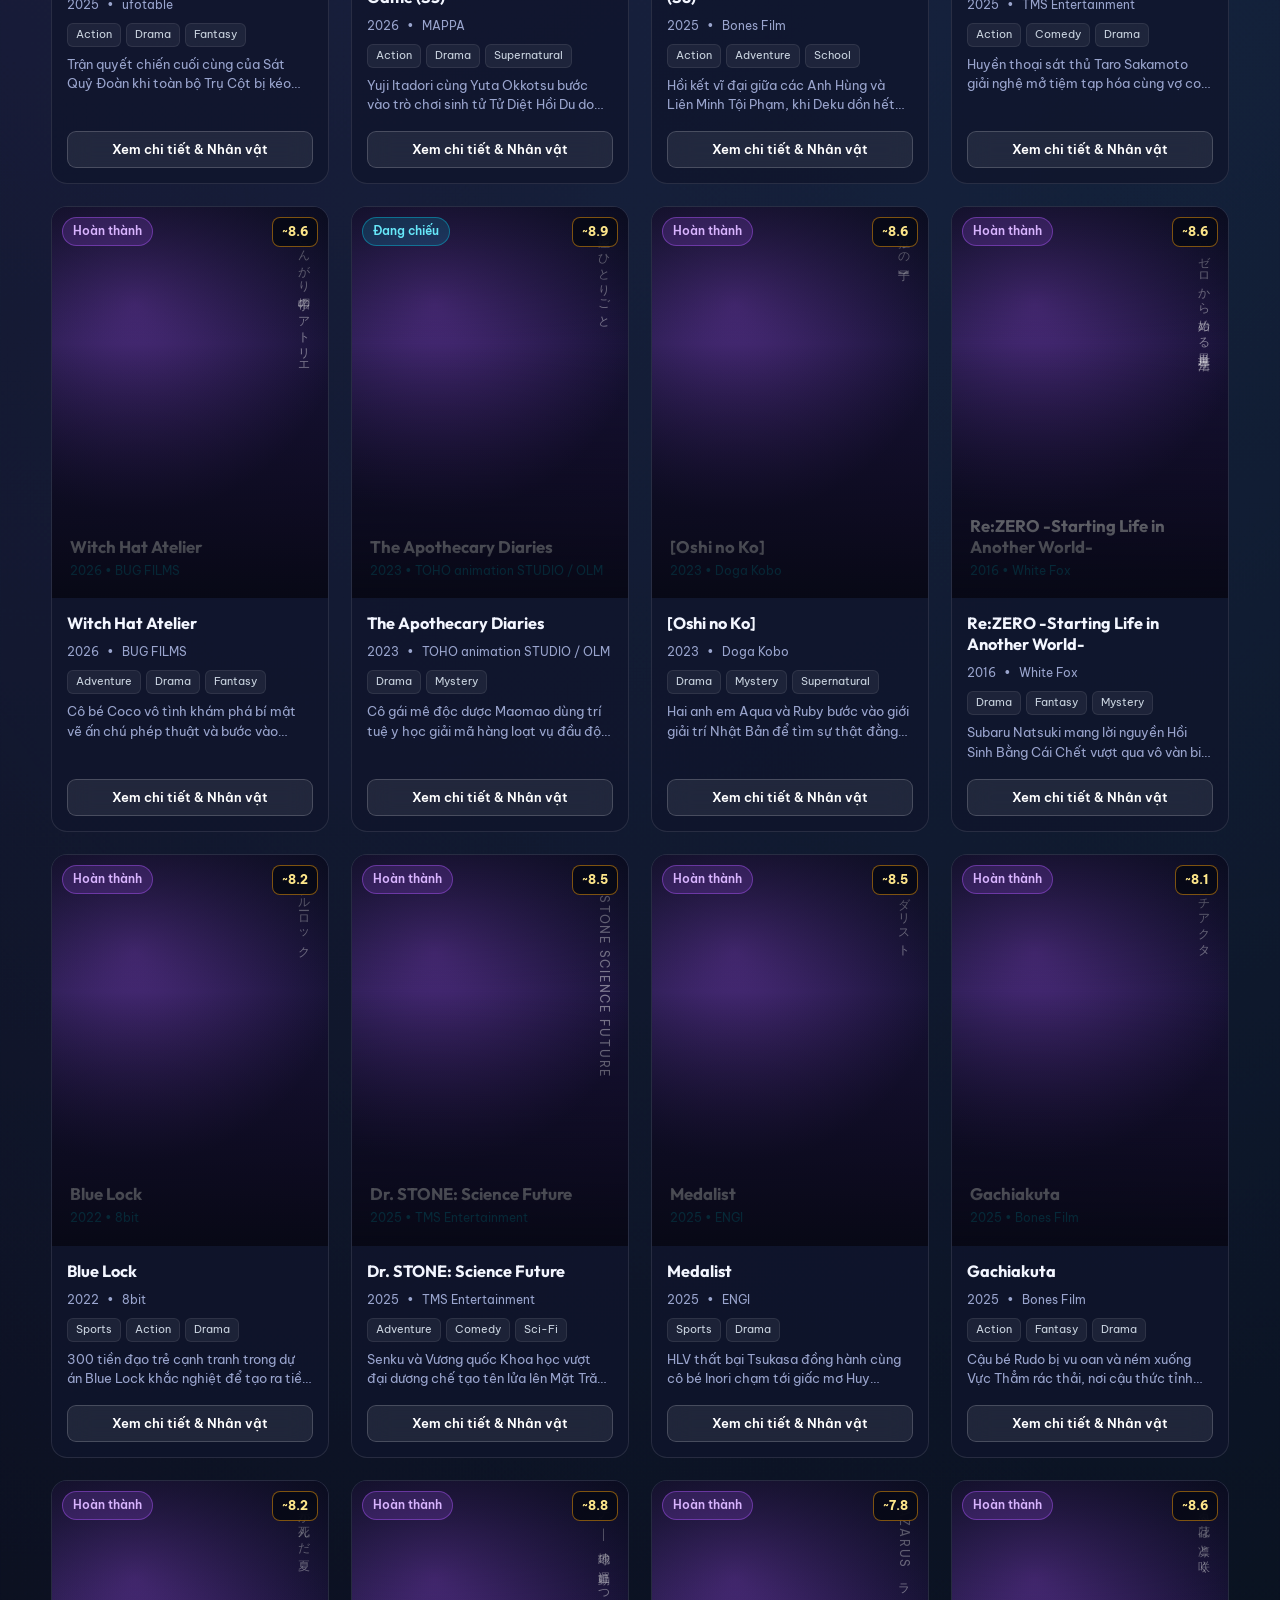
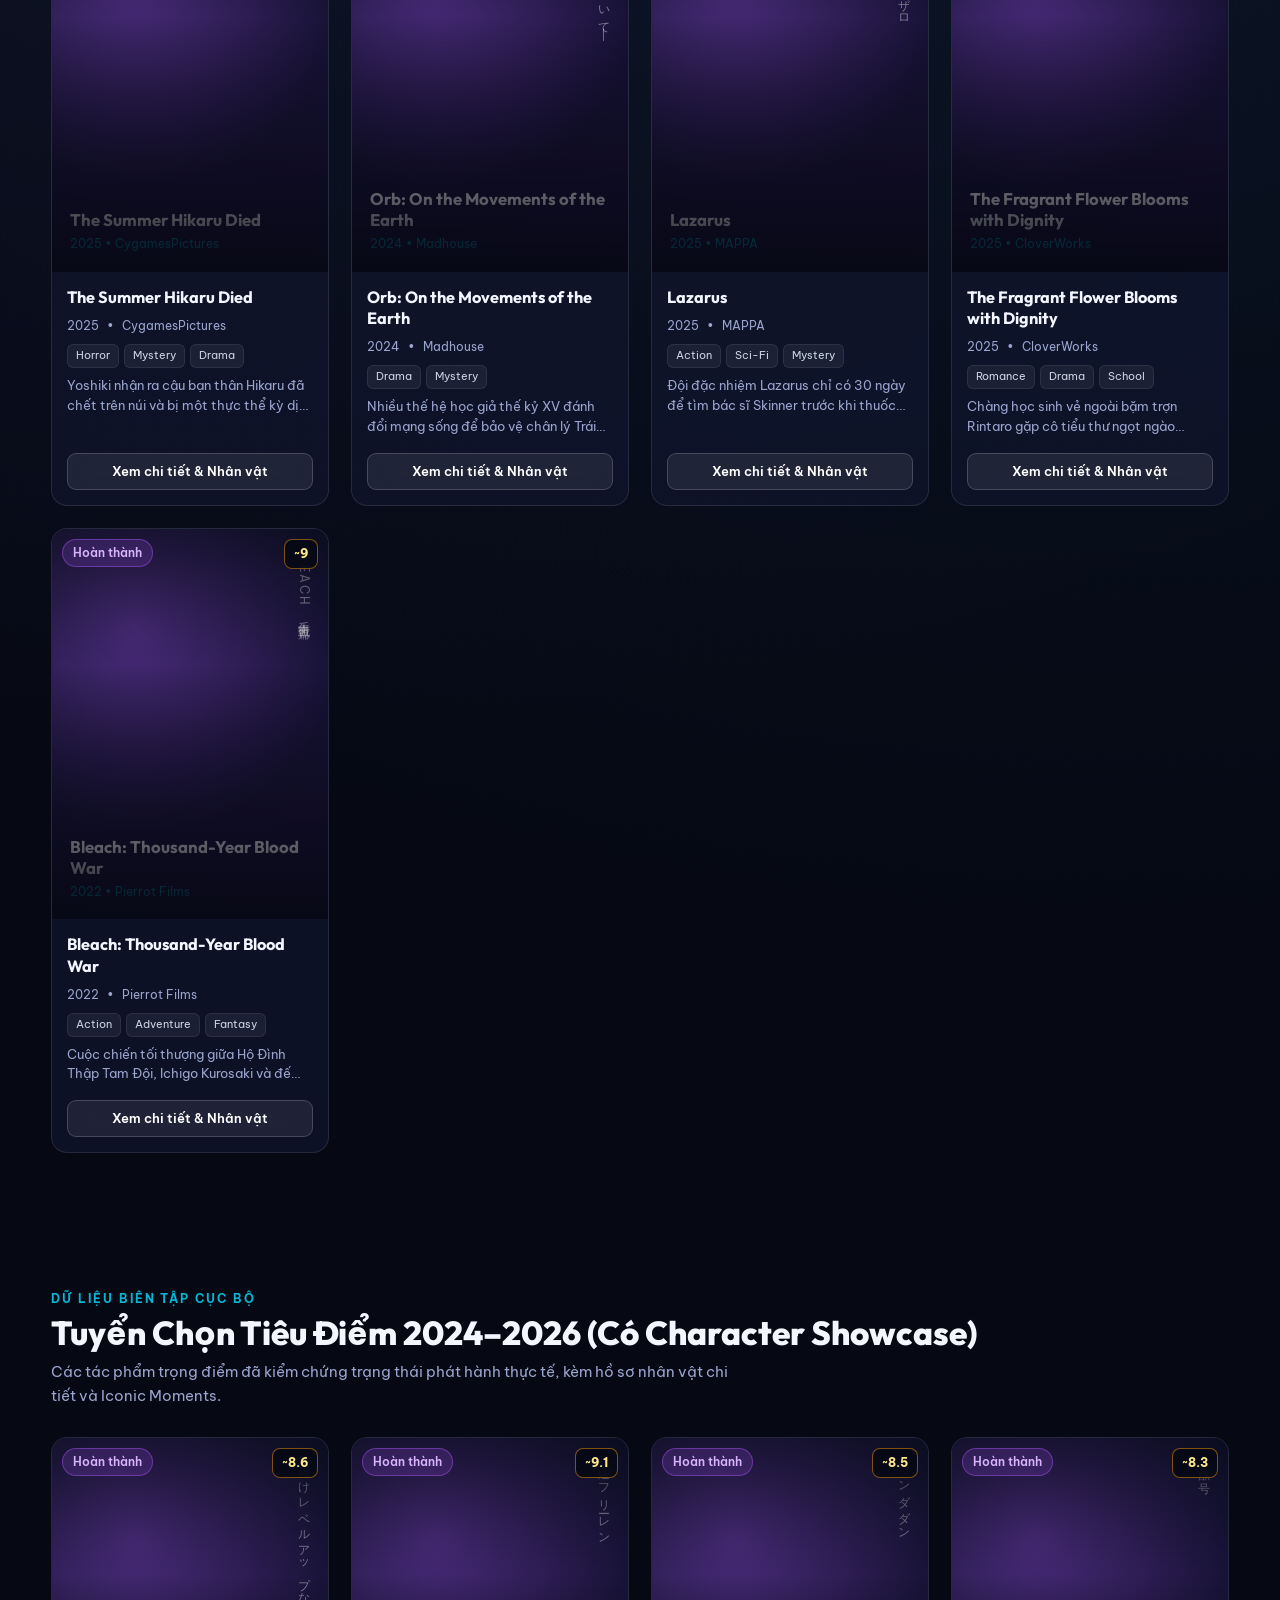
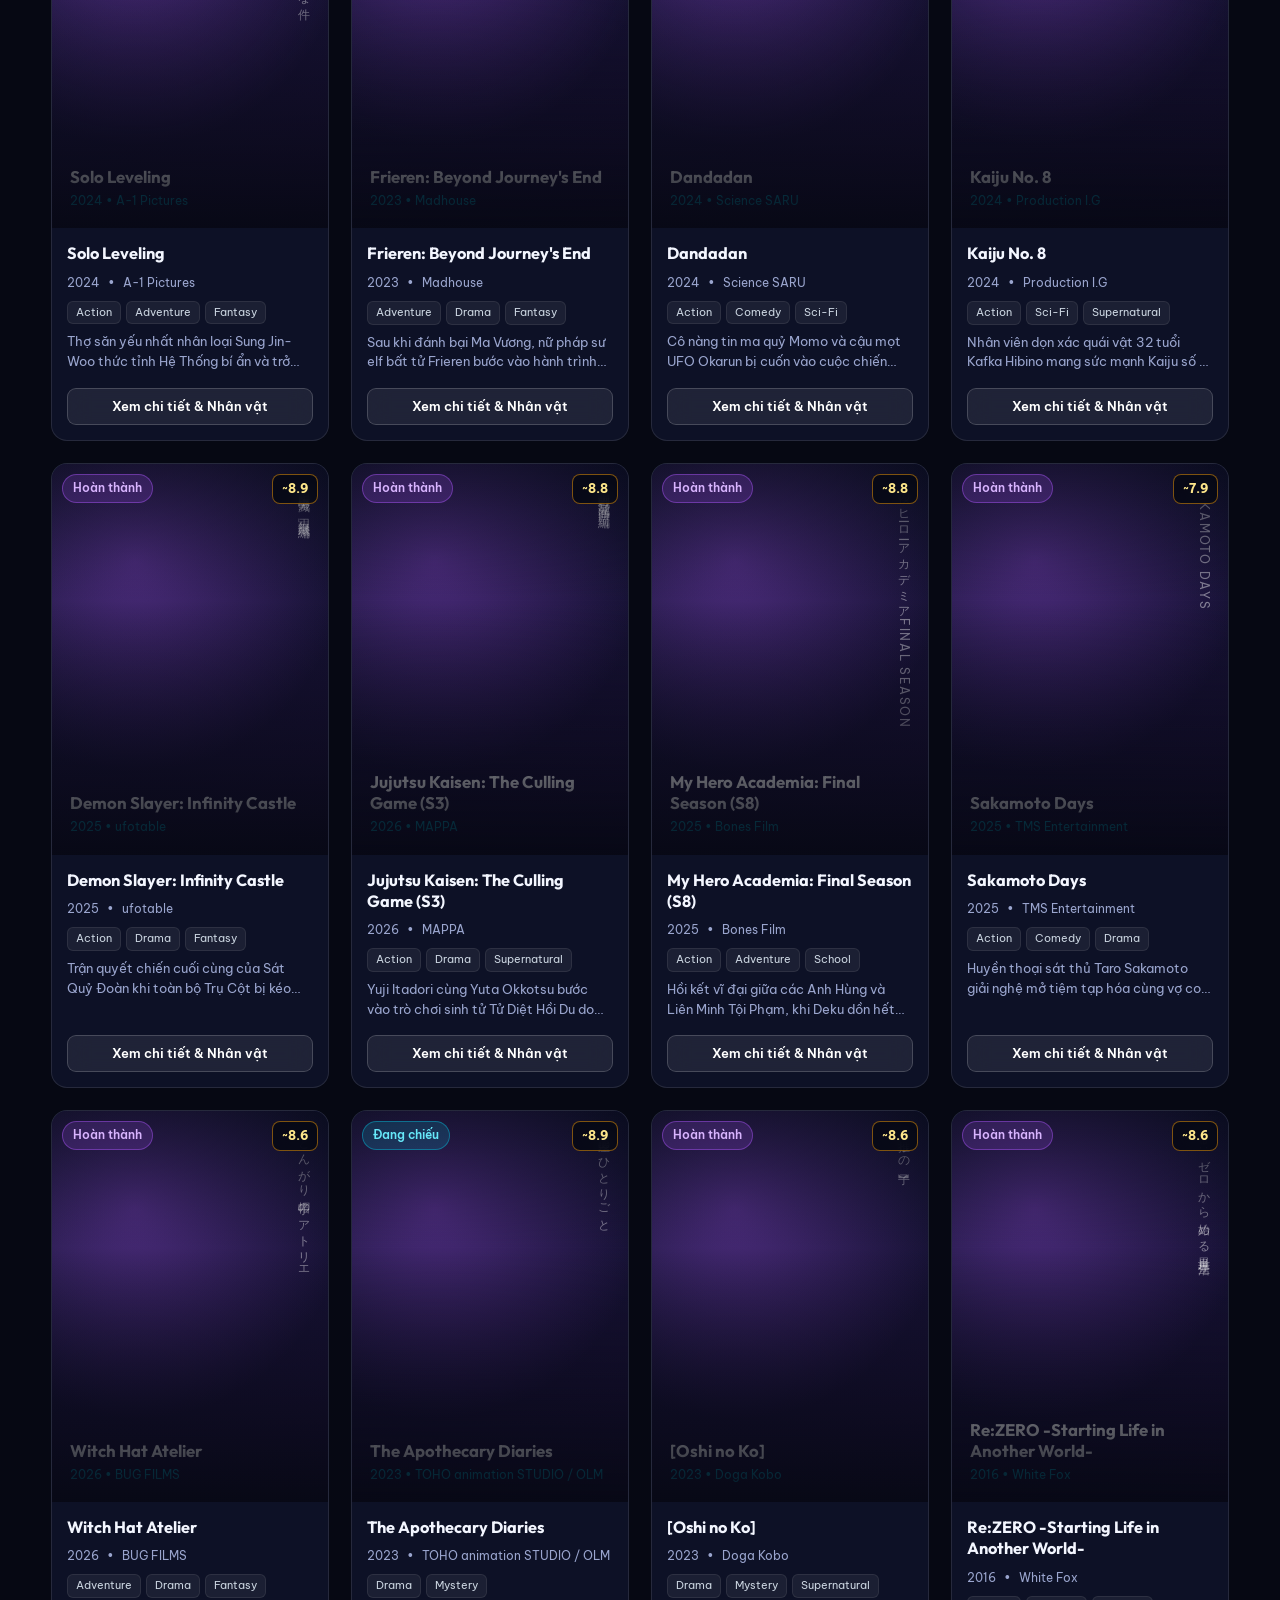
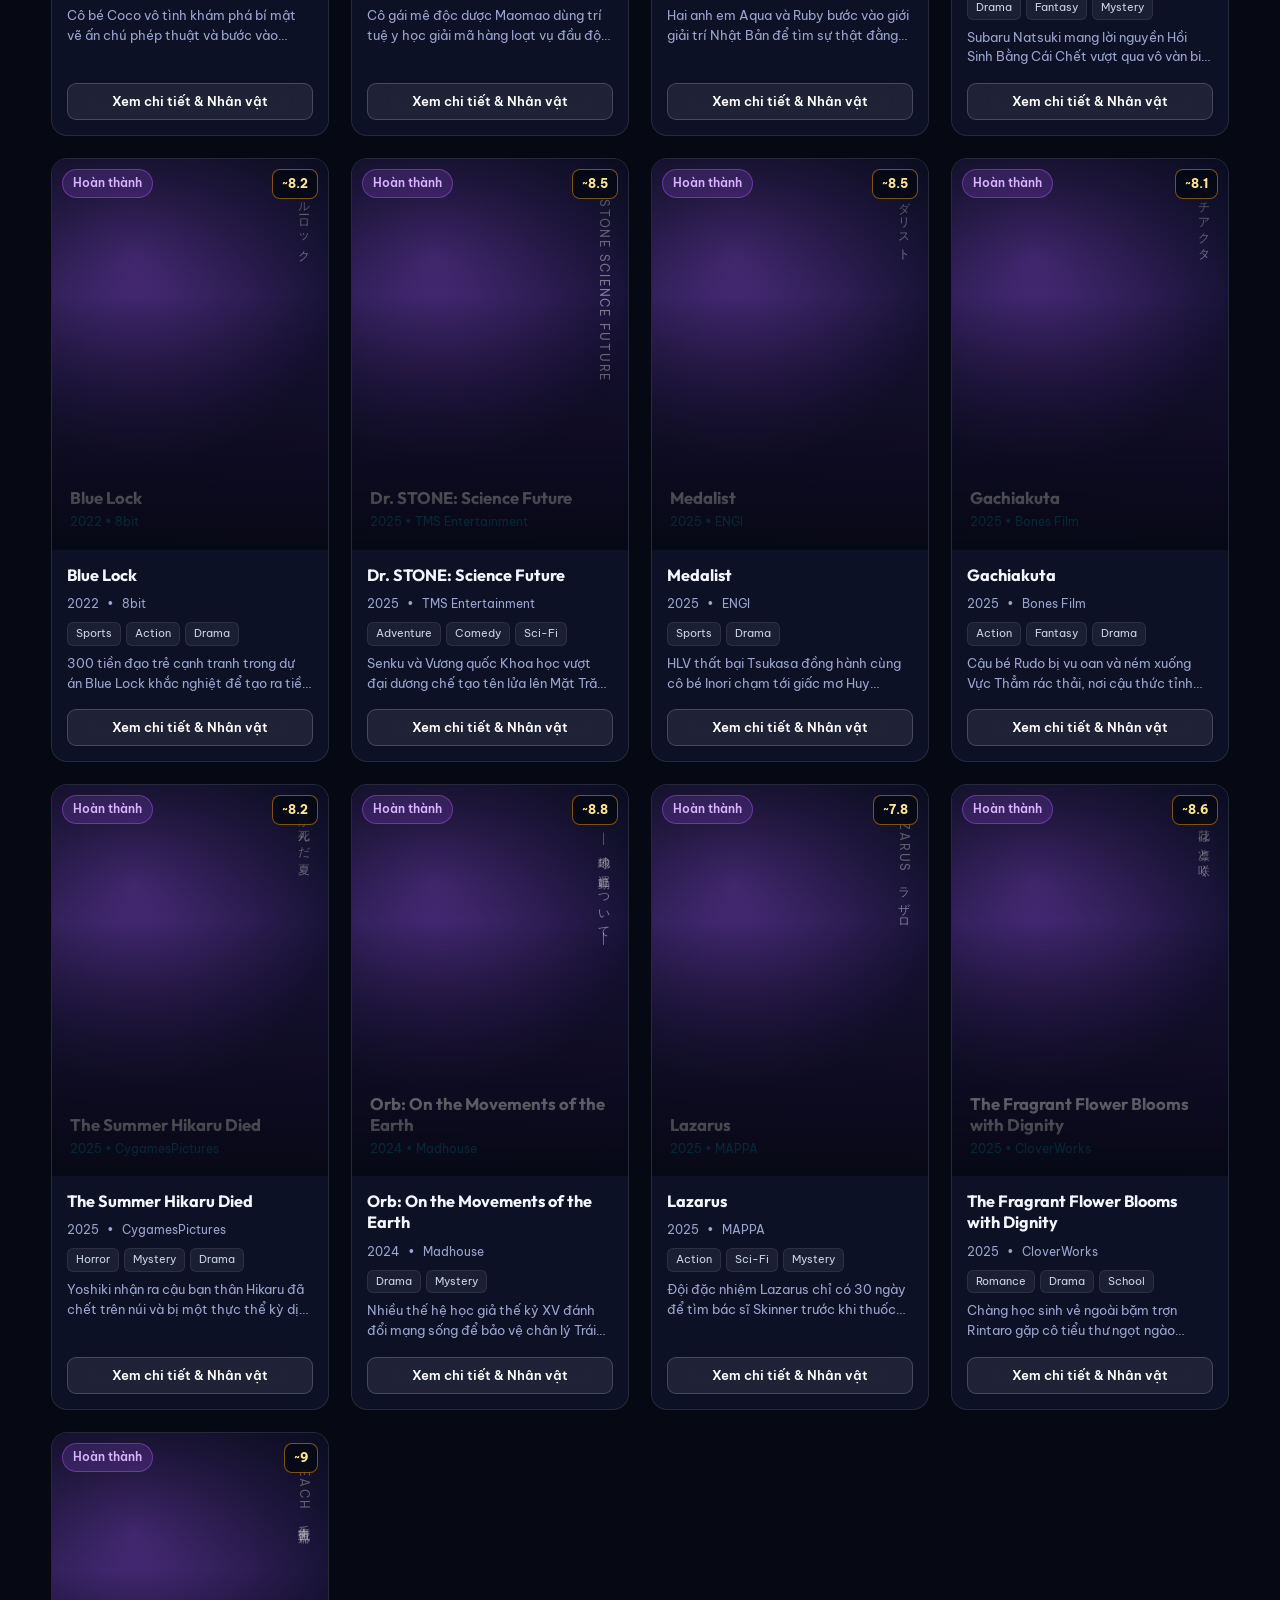
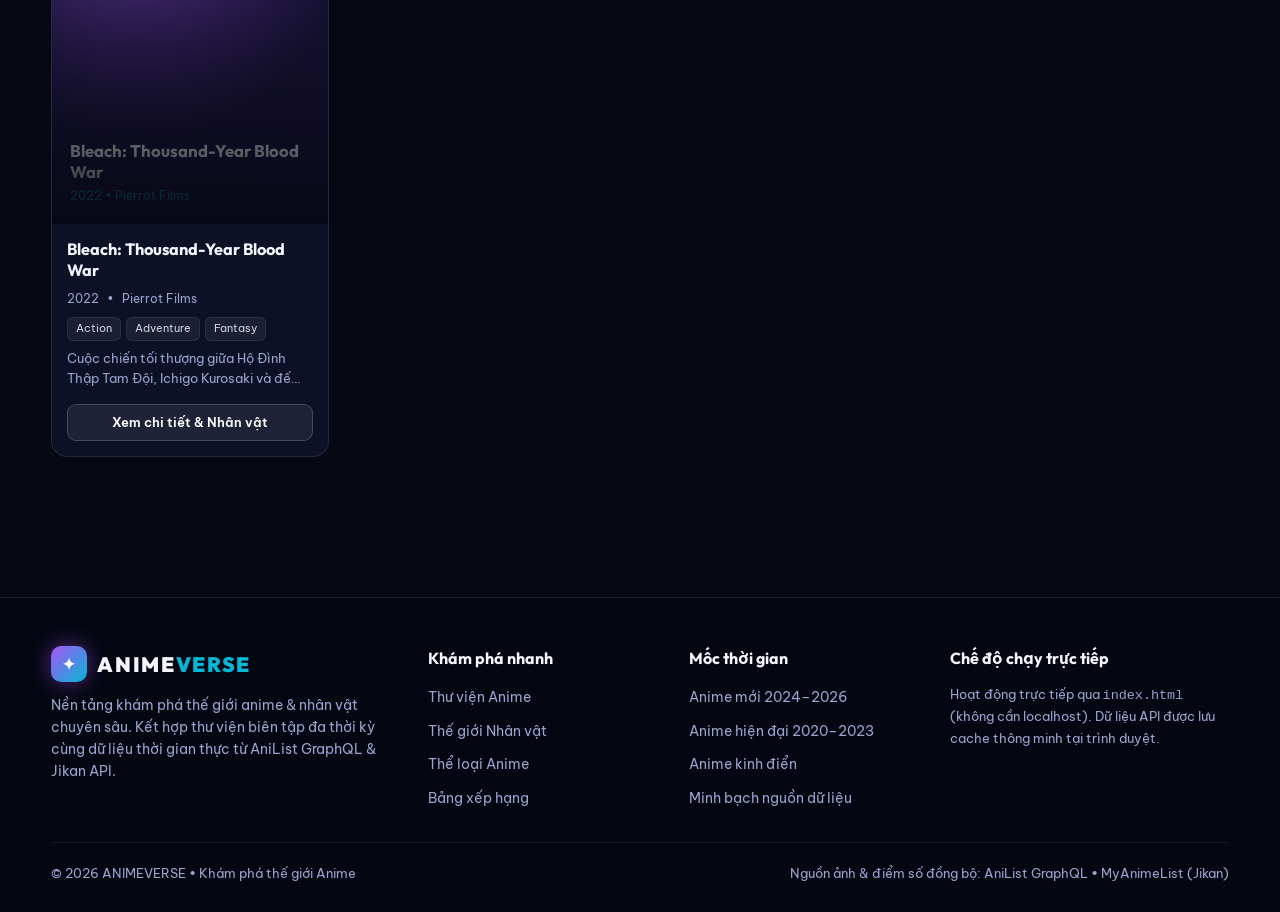
<file: 6651071058_6651071058_LAB1/ANIMEVERSE/latest.html>
<!DOCTYPE html>
<html lang="vi">
<head>
  <meta charset="UTF-8" />
  <meta name="viewport" content="width=device-width, initial-scale=1.0" />
  <title>Anime Mới Nhất 2024–2026 (Live) – ANIMEVERSE</title>
  <link rel="stylesheet" href="css/style.css" />
  <link rel="stylesheet" href="css/showcase.css" />
</head>
<body data-page="latest">
  <div id="av-navbar-mount"></div>

  <div class="page-wrapper">
    <header class="subpage-hero">
      <div class="container">
        <p class="section-kicker">Real-Time Seasonal Tracker</p>
        <h1>Trung Tâm Anime Mới 2024–2026</h1>
        <p class="section-subtitle">Đồng bộ trực tiếp theo mùa phát hành thực tế từ AniList GraphQL API, phân tách rõ dữ liệu thời gian thực và dữ liệu biên tập cục bộ.</p>
      </div>
    </header>

    <section class="section">
      <div class="container">
        <div class="api-status-bar">
          <div style="display:flex;align-items:center;gap:10px;flex-wrap:wrap;">
            <span class="badge badge-airing" id="latest-api-badge">Đang kiểm tra kết nối...</span>
            <span id="latest-updated-at" style="color:var(--text-muted);"></span>
          </div>
          <button class="btn btn-primary btn-sm" id="latest-refresh-btn" type="button">&#8635; Làm mới dữ liệu Live</button>
        </div>

        <div class="tabs-row" id="season-2026-tabs">
          <button class="tab-btn active" data-season="FALL" data-year="2026">Mùa Thu 2026 (Đang phát sóng)</button>
          <button class="tab-btn" data-season="SUMMER" data-year="2026">Mùa Hè 2026</button>
          <button class="tab-btn" data-season="SPRING" data-year="2026">Mùa Xuân 2026</button>
          <button class="tab-btn" data-season="WINTER" data-year="2026">Mùa Đông 2026</button>
          <button class="tab-btn" data-season="FALL" data-year="2025">Thu 2025</button>
          <button class="tab-btn" data-season="WINTER" data-year="2025">Đông 2025</button>
          <button class="tab-btn" data-season="FALL" data-year="2024">Thu 2024</button>
        </div>

        <div class="anime-grid" id="latest-live-grid"></div>
      </div>
    </section>

    <section class="section">
      <div class="container">
        <div class="section-header">
          <div>
            <p class="section-kicker">Dữ liệu biên tập cục bộ</p>
            <h2 class="section-title">Tuyển Chọn Tiêu Điểm 2024–2026 (Có Character Showcase)</h2>
            <p class="section-subtitle">Các tác phẩm trọng điểm đã kiểm chứng trạng thái phát hành thực tế, kèm hồ sơ nhân vật chi tiết và Iconic Moments.</p>
          </div>
        </div>
        <div class="anime-grid" id="latest-curated-grid"></div>
      </div>
    </section>
  </div>

  <div id="av-footer-mount"></div>

  <script src="js/data-catalog.js"></script>
  <script src="js/api.js"></script>
  <script src="js/character.js"></script>
  <script src="js/main.js"></script>
  <script src="js/pages.js"></script>
</body>
</html>
</file>
<file: 6651071058_6651071058_LAB1/ANIMEVERSE/css/style.css>
@import url('https://fonts.googleapis.com/css2?family=Be+Vietnam+Pro:wght@300;400;500;600;700;800&family=Outfit:wght@500;600;700;800;900&display=swap');

:root {
  --bg-deep: #060813;
  --bg-surface: #0c1024;
  --bg-card: rgba(16, 21, 44, 0.78);
  --bg-glass: rgba(12, 16, 36, 0.68);
  --border-glass: rgba(255, 255, 255, 0.1);
  --text-main: #f3f6ff;
  --text-muted: #9aa5ce;
  --accent-primary: #a855f7;
  --accent-secondary: #06b6d4;
  --accent-warm: #f59e0b;
  --accent-danger: #f43f5e;
  --accent-success: #10b981;
  --radius-sm: 10px;
  --radius-md: 16px;
  --radius-lg: 24px;
  --shadow-glow: 0 12px 40px rgba(168, 85, 247, 0.22);
  --font-body: 'Be Vietnam Pro', system-ui, -apple-system, sans-serif;
  --font-display: 'Outfit', 'Be Vietnam Pro', sans-serif;
  --nav-height: 74px;
  --transition-smooth: cubic-bezier(0.22, 1, 0.36, 1);
}

*, *::before, *::after { box-sizing: border-box; margin: 0; padding: 0; }

html { scroll-behavior: smooth; background: var(--bg-deep); color: var(--text-main); }

body {
  font-family: var(--font-body);
  background: radial-gradient(circle at 12% 10%, rgba(168, 85, 247, 0.14), transparent 38%),
              radial-gradient(circle at 88% 18%, rgba(6, 182, 212, 0.12), transparent 36%),
              var(--bg-deep);
  color: var(--text-main);
  line-height: 1.6;
  min-height: 100vh;
  overflow-x: hidden;
}

a { color: inherit; text-decoration: none; }
button, input, select { font-family: inherit; }
img { display: block; max-width: 100%; }

/* Custom Scrollbar */
::-webkit-scrollbar { width: 8px; height: 8px; }
::-webkit-scrollbar-track { background: #070916; }
::-webkit-scrollbar-thumb {
  background: linear-gradient(180deg, var(--accent-primary), var(--accent-secondary));
  border-radius: 99px;
}

/* Loading Screen */
#av-loader {
  position: fixed; inset: 0; z-index: 9999;
  background: #050711;
  display: flex; flex-direction: column; align-items: center; justify-content: center; gap: 18px;
  transition: opacity 0.45s ease, visibility 0.45s ease;
}
#av-loader.hidden { opacity: 0; visibility: hidden; pointer-events: none; }
.loader-orb {
  width: 64px; height: 64px; border-radius: 50%;
  border: 3px solid rgba(255, 255, 255, 0.08);
  border-top-color: var(--accent-secondary);
  border-right-color: var(--accent-primary);
  animation: spin 0.9s linear infinite;
  box-shadow: 0 0 30px rgba(6, 182, 212, 0.35);
}
.loader-brand {
  font-family: var(--font-display); font-weight: 800; font-size: 1.35rem; letter-spacing: 0.22em;
  background: linear-gradient(90deg, #fff, var(--accent-secondary), var(--accent-primary));
  -webkit-background-clip: text; background-clip: text; color: transparent;
}
@keyframes spin { to { transform: rotate(360deg); } }

/* Background Particles Canvas */
#av-particles {
  position: fixed; inset: 0; z-index: 0; pointer-events: none; opacity: 0.55;
}

.page-wrapper { position: relative; z-index: 1; }
.container { width: min(1360px, 92vw); margin: 0 auto; }

/* Navbar */
.av-navbar {
  position: fixed; top: 0; left: 0; right: 0; z-index: 1000;
  height: var(--nav-height);
  display: flex; align-items: center;
  background: linear-gradient(180deg, rgba(6, 8, 19, 0.72) 0%, rgba(6, 8, 19, 0) 100%);
  transition: background 0.35s ease, backdrop-filter 0.35s ease, border-color 0.35s ease, box-shadow 0.35s ease;
  border-bottom: 1px solid transparent;
}
.av-navbar.scrolled {
  background: rgba(7, 10, 24, 0.88);
  backdrop-filter: blur(18px);
  -webkit-backdrop-filter: blur(18px);
  border-bottom-color: var(--border-glass);
  box-shadow: 0 10px 35px rgba(0, 0, 0, 0.45);
}
.nav-inner {
  width: min(1400px, 94vw); margin: 0 auto;
  display: flex; align-items: center; justify-content: space-between; gap: 18px;
}
.nav-logo {
  display: flex; align-items: center; gap: 10px;
  font-family: var(--font-display); font-weight: 900; font-size: 1.3rem; letter-spacing: 0.08em;
  flex-shrink: 0;
}
.logo-mark {
  width: 36px; height: 36px; border-radius: 10px;
  display: grid; place-items: center;
  background: linear-gradient(135deg, var(--accent-primary), var(--accent-secondary));
  box-shadow: 0 0 22px rgba(168, 85, 247, 0.5);
  font-size: 1rem; color: #fff;
}
.logo-text span { color: var(--accent-secondary); }

.nav-links {
  display: flex; align-items: center; gap: 4px; list-style: none;
}
.nav-links a {
  padding: 8px 12px; border-radius: 9px; font-size: 0.88rem; font-weight: 500;
  color: var(--text-muted); transition: color 0.25s, background 0.25s;
  white-space: nowrap; position: relative;
}
.nav-links a:hover, .nav-links a.active {
  color: #fff; background: rgba(255, 255, 255, 0.08);
}
.nav-links a.active::after {
  content: ''; position: absolute; left: 12px; right: 12px; bottom: 3px; height: 2px;
  border-radius: 99px;
  background: linear-gradient(90deg, var(--accent-primary), var(--accent-secondary));
}

.nav-actions { display: flex; align-items: center; gap: 10px; position: relative; }
.nav-search-box {
  position: relative; width: 230px;
}
.nav-search-box input {
  width: 100%; padding: 8px 34px 8px 14px; border-radius: 99px;
  background: rgba(255, 255, 255, 0.07); border: 1px solid rgba(255, 255, 255, 0.14);
  color: #fff; font-size: 0.85rem; outline: none; transition: 0.25s;
}
.nav-search-box input:focus {
  border-color: var(--accent-secondary);
  background: rgba(12, 16, 36, 0.92);
  box-shadow: 0 0 18px rgba(6, 182, 212, 0.25);
}
.nav-search-box .search-ico {
  position: absolute; right: 12px; top: 50%; transform: translateY(-50%);
  color: var(--text-muted); pointer-events: none; font-size: 0.85rem;
}
.nav-search-results {
  position: absolute; top: calc(100% + 10px); right: 0; width: min(380px, 90vw);
  background: rgba(10, 14, 32, 0.97); backdrop-filter: blur(20px);
  border: 1px solid var(--border-glass); border-radius: var(--radius-md);
  box-shadow: 0 20px 50px rgba(0, 0, 0, 0.7);
  max-height: 420px; overflow-y: auto; display: none; z-index: 1200;
}
.nav-search-results.open { display: block; }
.search-suggest-item {
  display: flex; align-items: center; gap: 12px; padding: 10px 14px;
  border-bottom: 1px solid rgba(255, 255, 255, 0.06);
  transition: background 0.2s;
}
.search-suggest-item:hover { background: rgba(168, 85, 247, 0.16); }
.search-suggest-thumb {
  width: 44px; height: 60px; border-radius: 7px; object-fit: cover; flex-shrink: 0;
  background: linear-gradient(135deg, #1b2244, #2a1847);
}
.search-suggest-meta h5 { font-size: 0.9rem; font-weight: 600; color: #fff; }
.search-suggest-meta p { font-size: 0.76rem; color: var(--text-muted); }

.nav-toggle {
  display: none; width: 40px; height: 40px; border-radius: 10px;
  background: rgba(255, 255, 255, 0.08); border: 1px solid var(--border-glass);
  color: #fff; font-size: 1.2rem; cursor: pointer; align-items: center; justify-content: center;
}

/* Mobile Drawer */
.mobile-drawer {
  position: fixed; inset: var(--nav-height) 0 0 0; z-index: 990;
  background: rgba(6, 9, 22, 0.97); backdrop-filter: blur(20px);
  padding: 24px; display: none; flex-direction: column; gap: 10px; overflow-y: auto;
}
.mobile-drawer.open { display: flex; }
.mobile-drawer a {
  padding: 13px 16px; border-radius: 12px; font-weight: 600;
  background: rgba(255, 255, 255, 0.04); border: 1px solid rgba(255, 255, 255, 0.07);
}
.mobile-drawer a.active { border-color: var(--accent-secondary); color: var(--accent-secondary); }

/* Buttons & Badges */
.btn {
  display: inline-flex; align-items: center; justify-content: center; gap: 8px;
  padding: 11px 22px; border-radius: 12px; font-weight: 600; font-size: 0.92rem;
  border: 1px solid transparent; cursor: pointer;
  transition: transform 0.25s var(--transition-smooth), box-shadow 0.25s, background 0.25s, border-color 0.25s;
}
.btn:hover { transform: translateY(-2px); }
.btn-primary {
  background: linear-gradient(135deg, var(--accent-primary), var(--accent-secondary));
  color: #fff; box-shadow: 0 8px 26px rgba(168, 85, 247, 0.36);
}
.btn-primary:hover { box-shadow: 0 12px 34px rgba(6, 182, 212, 0.45); }
.btn-glass {
  background: rgba(255, 255, 255, 0.08); border-color: rgba(255, 255, 255, 0.18);
  color: #fff; backdrop-filter: blur(12px);
}
.btn-glass:hover { background: rgba(255, 255, 255, 0.16); border-color: var(--accent-secondary); }
.btn-sm { padding: 7px 14px; font-size: 0.82rem; border-radius: 9px; }

.badge {
  display: inline-flex; align-items: center; gap: 5px;
  padding: 4px 10px; border-radius: 99px; font-size: 0.74rem; font-weight: 600;
  background: rgba(255, 255, 255, 0.09); border: 1px solid rgba(255, 255, 255, 0.14);
  color: #e2e8f0;
}
.badge-live { background: rgba(16, 185, 129, 0.16); border-color: rgba(16, 185, 129, 0.45); color: #6ee7b7; }
.badge-airing { background: rgba(6, 182, 212, 0.18); border-color: rgba(6, 182, 212, 0.48); color: #67e8f9; }
.badge-upcoming { background: rgba(245, 158, 11, 0.18); border-color: rgba(245, 158, 11, 0.45); color: #fcd34d; }
.badge-completed { background: rgba(168, 85, 247, 0.18); border-color: rgba(168, 85, 247, 0.45); color: #d8b4fe; }
.badge-offline { background: rgba(244, 63, 94, 0.18); border-color: rgba(244, 63, 94, 0.45); color: #fda4af; }

/* Section Headers */
.section { padding: 68px 0; position: relative; }
.section-header {
  display: flex; align-items: flex-end; justify-content: space-between; gap: 16px;
  margin-bottom: 28px; flex-wrap: wrap;
}
.section-kicker {
  font-size: 0.76rem; font-weight: 700; text-transform: uppercase; letter-spacing: 0.16em;
  color: var(--accent-secondary); margin-bottom: 6px;
}
.section-title {
  font-family: var(--font-display); font-size: clamp(1.5rem, 2.6vw, 2.2rem);
  font-weight: 800; line-height: 1.2;
}
.section-subtitle { color: var(--text-muted); font-size: 0.94rem; margin-top: 6px; max-width: 680px; }

/* Page Hero Header (for subpages) */
.subpage-hero {
  padding: calc(var(--nav-height) + 46px) 0 42px;
  background: radial-gradient(circle at 20% 20%, rgba(168, 85, 247, 0.2), transparent 50%),
              radial-gradient(circle at 80% 10%, rgba(6, 182, 212, 0.18), transparent 45%),
              linear-gradient(180deg, rgba(12, 16, 36, 0.9), var(--bg-deep));
  border-bottom: 1px solid var(--border-glass);
}
.subpage-hero h1 {
  font-family: var(--font-display); font-size: clamp(1.9rem, 3.6vw, 3rem); font-weight: 900;
}

/* Grids & Anime Cards */
.anime-grid {
  display: grid; grid-template-columns: repeat(auto-fill, minmax(235px, 1fr)); gap: 22px;
}
.anime-row-scroll {
  display: grid; grid-auto-flow: column; grid-auto-columns: minmax(225px, 245px);
  gap: 20px; overflow-x: auto; padding-bottom: 14px; scroll-snap-type: x mandatory;
}
.anime-row-scroll > * { scroll-snap-align: start; }

.anime-card {
  position: relative; border-radius: var(--radius-md); overflow: hidden;
  background: var(--bg-card); border: 1px solid var(--border-glass);
  display: flex; flex-direction: column;
  transition: transform 0.35s var(--transition-smooth), border-color 0.35s, box-shadow 0.35s;
}
.anime-card:hover {
  transform: translateY(-7px);
  border-color: var(--card-accent, var(--accent-secondary));
  box-shadow: 0 18px 42px rgba(0, 0, 0, 0.55), 0 0 26px color-mix(in srgb, var(--card-accent, #06b6d4) 26%, transparent);
}
.card-poster-wrap {
  position: relative; aspect-ratio: 3 / 4.25; overflow: hidden;
  background: linear-gradient(145deg, #101633, #23143d);
}
.card-poster-img {
  width: 100%; height: 100%; object-fit: cover;
  transition: transform 0.55s var(--transition-smooth), opacity 0.35s;
}
.anime-card:hover .card-poster-img { transform: scale(1.07); }

.poster-fallback {
  position: absolute; inset: 0; padding: 18px;
  display: flex; flex-direction: column; justify-content: flex-end;
  background: radial-gradient(circle at 30% 25%, rgba(168, 85, 247, 0.38), transparent 60%),
              linear-gradient(160deg, #0e132d, #1c1038);
  color: #fff; pointer-events: none;
}
.poster-fallback.loaded { opacity: 0; }
.poster-fallback .jp-bg {
  position: absolute; top: 14px; right: 14px; font-size: 0.78rem; color: rgba(255,255,255,0.45);
  writing-mode: vertical-rl; letter-spacing: 0.14em;
}
.poster-fallback h4 { font-family: var(--font-display); font-size: 1.05rem; line-height: 1.25; }
.poster-fallback span { font-size: 0.76rem; color: var(--accent-secondary); margin-top: 4px; }

.card-poster-overlay {
  position: absolute; inset: 0;
  background: linear-gradient(180deg, rgba(6,8,19,0.55) 0%, transparent 35%, rgba(6,8,19,0.92) 100%);
  pointer-events: none;
}
.card-top-badges {
  position: absolute; top: 10px; left: 10px; right: 10px;
  display: flex; justify-content: space-between; align-items: flex-start; gap: 6px; z-index: 2;
}
.score-pill {
  padding: 4px 9px; border-radius: 8px; font-size: 0.78rem; font-weight: 800;
  background: rgba(6, 8, 19, 0.82); backdrop-filter: blur(8px);
  border: 1px solid rgba(245, 158, 11, 0.5); color: #fde68a;
}
.card-body {
  padding: 15px; display: flex; flex-direction: column; flex: 1; gap: 8px;
}
.card-title {
  font-family: var(--font-display); font-weight: 700; font-size: 1.02rem; line-height: 1.3;
  display: -webkit-box; -webkit-line-clamp: 2; -webkit-box-orient: vertical; overflow: hidden;
}
.card-meta {
  display: flex; align-items: center; flex-wrap: wrap; gap: 8px;
  font-size: 0.78rem; color: var(--text-muted);
}
.card-genres { display: flex; flex-wrap: wrap; gap: 5px; }
.genre-chip {
  font-size: 0.7rem; padding: 2px 8px; border-radius: 6px;
  background: rgba(255, 255, 255, 0.06); color: #cbd5e1;
  border: 1px solid rgba(255, 255, 255, 0.08);
}
.card-desc {
  font-size: 0.82rem; color: var(--text-muted); line-height: 1.5;
  display: -webkit-box; -webkit-line-clamp: 2; -webkit-box-orient: vertical; overflow: hidden;
  margin-bottom: auto;
}
.card-footer { padding-top: 8px; display: flex; gap: 8px; }
.card-footer .btn { width: 100%; }

/* Filter Bar */
.filter-panel {
  background: var(--bg-glass); backdrop-filter: blur(16px);
  border: 1px solid var(--border-glass); border-radius: var(--radius-md);
  padding: 20px; margin-bottom: 28px;
}
.filter-grid {
  display: grid; grid-template-columns: repeat(auto-fit, minmax(175px, 1fr)); gap: 14px;
}
.filter-field label {
  display: block; font-size: 0.76rem; font-weight: 600; color: var(--text-muted);
  margin-bottom: 6px; text-transform: uppercase; letter-spacing: 0.06em;
}
.filter-field input, .filter-field select {
  width: 100%; padding: 10px 12px; border-radius: 10px;
  background: rgba(6, 9, 22, 0.85); border: 1px solid rgba(255, 255, 255, 0.14);
  color: #fff; font-size: 0.88rem; outline: none;
}
.filter-field input:focus, .filter-field select:focus { border-color: var(--accent-secondary); }

/* Genre Cards */
.genre-grid {
  display: grid; grid-template-columns: repeat(auto-fill, minmax(210px, 1fr)); gap: 16px;
}
.genre-card {
  position: relative; padding: 22px 20px; border-radius: var(--radius-md); overflow: hidden;
  background: linear-gradient(145deg, rgba(20, 26, 56, 0.88), rgba(10, 13, 30, 0.94));
  border: 1px solid var(--border-glass); cursor: pointer;
  transition: transform 0.3s var(--transition-smooth), border-color 0.3s, box-shadow 0.3s;
}
.genre-card::before {
  content: ''; position: absolute; inset: 0; opacity: 0.25;
  background: radial-gradient(circle at 90% 10%, var(--g-color, #a855f7), transparent 65%);
}
.genre-card:hover, .genre-card.active {
  transform: translateY(-4px); border-color: var(--g-color, var(--accent-secondary));
  box-shadow: 0 12px 30px rgba(0, 0, 0, 0.45);
}
.genre-card h4 { font-family: var(--font-display); font-size: 1.08rem; position: relative; }
.genre-card p { font-size: 0.8rem; color: var(--text-muted); margin-top: 4px; position: relative; }

/* Reveal on Scroll */
.reveal { opacity: 0; transform: translateY(20px); transition: opacity 0.6s ease, transform 0.6s var(--transition-smooth); }
.reveal.visible { opacity: 1; transform: translateY(0); }

/* Status & Toast */
.api-status-bar {
  display: flex; align-items: center; justify-content: space-between; flex-wrap: wrap; gap: 12px;
  padding: 14px 18px; border-radius: 14px;
  background: rgba(12, 17, 38, 0.82); border: 1px solid var(--border-glass);
  margin-bottom: 24px; font-size: 0.86rem;
}

/* Back to Top */
#av-back-top {
  position: fixed; right: 22px; bottom: 22px; z-index: 900;
  width: 46px; height: 46px; border-radius: 14px; border: 1px solid rgba(255,255,255,0.2);
  background: linear-gradient(135deg, var(--accent-primary), var(--accent-secondary));
  color: #fff; font-size: 1.15rem; cursor: pointer;
  display: grid; place-items: center;
  opacity: 0; visibility: hidden; transform: translateY(12px); transition: 0.3s;
  box-shadow: 0 10px 26px rgba(0, 0, 0, 0.5);
}
#av-back-top.visible { opacity: 1; visibility: visible; transform: translateY(0); }

/* Footer */
.av-footer {
  margin-top: 72px; padding: 48px 0 28px;
  background: rgba(5, 7, 17, 0.96); border-top: 1px solid var(--border-glass);
}
.footer-grid {
  display: grid; grid-template-columns: 1.5fr 1fr 1fr 1.2fr; gap: 28px; margin-bottom: 32px;
}
.footer-grid h4 { font-family: var(--font-display); font-size: 1rem; margin-bottom: 12px; }
.footer-links { list-style: none; display: grid; gap: 8px; }
.footer-links a { color: var(--text-muted); font-size: 0.88rem; transition: color 0.2s; }
.footer-links a:hover { color: var(--accent-secondary); }
.footer-bottom {
  padding-top: 20px; border-top: 1px solid rgba(255, 255, 255, 0.08);
  display: flex; justify-content: space-between; flex-wrap: wrap; gap: 12px;
  font-size: 0.82rem; color: var(--text-muted);
}

/* Responsive */
@media (max-width: 1120px) {
  .nav-links { display: none; }
  .nav-toggle { display: flex; }
}
@media (max-width: 820px) {
  .footer-grid { grid-template-columns: 1fr 1fr; }
  .nav-search-box { width: 170px; }
}
@media (max-width: 560px) {
  .footer-grid { grid-template-columns: 1fr; }
  .nav-search-box { display: none; }
  .anime-grid { grid-template-columns: repeat(auto-fill, minmax(165px, 1fr)); gap: 14px; }
}
</file>
<file: 6651071058_6651071058_LAB1/ANIMEVERSE/css/showcase.css>
/* ================= HERO PARALLAX SLIDESHOW ================= */
.hero-slideshow {
  position: relative; min-height: 92vh; padding-top: var(--nav-height);
  display: flex; align-items: center; overflow: hidden;
  --hero-accent: #a855f7; --hero-secondary: #06b6d4;
}
.hero-slides-bg { position: absolute; inset: 0; z-index: 0; }
.hero-bg-layer {
  position: absolute; inset: -4%; background-size: cover; background-position: center 22%;
  opacity: 0; transform: scale(1.06);
  transition: opacity 0.9s ease, transform 6s ease;
  will-change: transform, opacity;
}
.hero-bg-layer.active { opacity: 0.42; transform: scale(1); }
.hero-gradient-overlay {
  position: absolute; inset: 0; z-index: 1;
  background:
    radial-gradient(circle at 75% 35%, color-mix(in srgb, var(--hero-accent) 34%, transparent), transparent 55%),
    linear-gradient(90deg, rgba(6, 8, 19, 0.96) 0%, rgba(6, 8, 19, 0.82) 48%, rgba(6, 8, 19, 0.45) 100%),
    linear-gradient(180deg, rgba(6, 8, 19, 0.45) 0%, transparent 25%, rgba(6, 8, 19, 1) 100%);
  transition: background 0.7s ease;
}
.hero-content-grid {
  position: relative; z-index: 2;
  display: grid; grid-template-columns: 1.25fr 0.75fr; gap: 40px; align-items: center;
  padding: 48px 0;
}
.hero-kicker {
  display: inline-flex; align-items: center; gap: 8px; padding: 6px 14px; border-radius: 99px;
  background: rgba(255, 255, 255, 0.08); border: 1px solid rgba(255, 255, 255, 0.16);
  font-size: 0.78rem; font-weight: 700; letter-spacing: 0.1em; text-transform: uppercase;
  color: var(--hero-secondary); margin-bottom: 16px;
}
.hero-title {
  font-family: var(--font-display); font-weight: 900;
  font-size: clamp(2.1rem, 4.5vw, 3.9rem); line-height: 1.08; margin-bottom: 12px;
  text-shadow: 0 12px 40px rgba(0, 0, 0, 0.6);
}
.hero-jp-title { font-size: 1rem; color: var(--hero-secondary); font-weight: 600; margin-bottom: 14px; }
.hero-meta-row { display: flex; flex-wrap: wrap; gap: 10px; margin-bottom: 18px; }
.hero-desc {
  color: #cbd5e1; font-size: 1.02rem; max-width: 620px; margin-bottom: 24px;
  display: -webkit-box; -webkit-line-clamp: 3; -webkit-box-orient: vertical; overflow: hidden;
}
.hero-cta-row { display: flex; flex-wrap: wrap; gap: 12px; margin-bottom: 26px; }
.hero-poster-card {
  justify-self: end; width: min(330px, 85%); aspect-ratio: 3 / 4.3;
  border-radius: 22px; overflow: hidden; position: relative;
  border: 2px solid color-mix(in srgb, var(--hero-accent) 55%, rgba(255,255,255,0.2));
  box-shadow: 0 28px 70px rgba(0,0,0,0.75), 0 0 50px color-mix(in srgb, var(--hero-accent) 32%, transparent);
  transform: perspective(900px) rotateY(-6deg);
  transition: transform 0.6s var(--transition-smooth), border-color 0.5s;
}
.hero-poster-card:hover { transform: perspective(900px) rotateY(0deg) scale(1.02); }
.hero-poster-card img { width: 100%; height: 100%; object-fit: cover; }

.hero-controls {
  display: flex; align-items: center; gap: 12px;
}
.hero-dots { display: flex; gap: 8px; }
.hero-dot {
  width: 28px; height: 5px; border-radius: 99px; border: none; cursor: pointer;
  background: rgba(255, 255, 255, 0.25); transition: 0.3s;
}
.hero-dot.active {
  width: 52px;
  background: linear-gradient(90deg, var(--hero-accent), var(--hero-secondary));
}
.hero-arrow {
  width: 38px; height: 38px; border-radius: 50%; border: 1px solid rgba(255,255,255,0.22);
  background: rgba(12,16,36,0.75); color: #fff; cursor: pointer; display: grid; place-items: center;
  transition: 0.25s;
}
.hero-arrow:hover { border-color: var(--hero-secondary); background: rgba(255,255,255,0.14); }

/* ================= CHARACTER SHOWCASE STAGE (PRIORITY #1) ================= */
.char-showcase-shell {
  position: relative; border-radius: var(--radius-lg); overflow: hidden;
  border: 1px solid rgba(255, 255, 255, 0.14);
  background: #080b1a;
  --char-accent: #a855f7; --char-secondary: #06b6d4;
  box-shadow: 0 26px 80px rgba(0, 0, 0, 0.65);
}
.char-stage-bg {
  position: absolute; inset: 0; z-index: 0;
  background-size: cover; background-position: center;
  opacity: 0.22; filter: blur(6px) saturate(1.3);
  transition: opacity 0.5s ease;
}
.char-stage-aura {
  position: absolute; inset: 0; z-index: 1; pointer-events: none;
  background:
    radial-gradient(circle at 60% 48%, color-mix(in srgb, var(--char-accent) 42%, transparent), transparent 52%),
    radial-gradient(circle at 20% 80%, color-mix(in srgb, var(--char-secondary) 24%, transparent), transparent 48%),
    linear-gradient(95deg, rgba(7, 10, 24, 0.96) 0%, rgba(7, 10, 24, 0.72) 45%, rgba(7, 10, 24, 0.88) 100%);
  transition: background 0.55s ease;
}
.char-stage-particles {
  position: absolute; inset: 0; z-index: 1; pointer-events: none;
  background-image: radial-gradient(rgba(255,255,255,0.22) 1px, transparent 1px);
  background-size: 32px 32px; opacity: 0.22;
}
.char-stage-grid {
  position: relative; z-index: 2;
  display: grid; grid-template-columns: 0.95fr 1.15fr; gap: 20px; align-items: center;
  min-height: 540px; padding: 34px 36px 20px;
}
.char-info-panel {
  display: flex; flex-direction: column; gap: 14px;
  transition: opacity 0.28s ease, transform 0.35s var(--transition-smooth);
}
.char-info-panel.is-switching { opacity: 0; transform: translateX(-16px); }

.char-role-tag {
  display: inline-flex; align-items: center; gap: 8px; align-self: flex-start;
  padding: 5px 12px; border-radius: 99px; font-size: 0.75rem; font-weight: 700;
  text-transform: uppercase; letter-spacing: 0.1em;
  background: color-mix(in srgb, var(--char-accent) 24%, rgba(255,255,255,0.06));
  border: 1px solid color-mix(in srgb, var(--char-accent) 60%, transparent);
  color: #fff;
}
.char-name-display {
  font-family: var(--font-display); font-weight: 900;
  font-size: clamp(1.9rem, 3.4vw, 2.9rem); line-height: 1.08;
}
.char-jp-alias {
  font-size: 0.95rem; color: var(--char-secondary); font-weight: 600;
}
.char-quote {
  padding: 12px 16px; border-left: 3px solid var(--char-accent);
  background: rgba(255, 255, 255, 0.04); border-radius: 0 12px 12px 0;
  font-style: italic; color: #e2e8f0; font-size: 0.94rem;
}
.char-dossier-grid {
  display: grid; grid-template-columns: repeat(2, minmax(0, 1fr)); gap: 10px;
}
.char-stat-box {
  padding: 10px 12px; border-radius: 12px;
  background: rgba(255, 255, 255, 0.045); border: 1px solid rgba(255, 255, 255, 0.08);
}
.char-stat-box small {
  display: block; font-size: 0.7rem; text-transform: uppercase; letter-spacing: 0.08em;
  color: var(--text-muted); margin-bottom: 3px;
}
.char-stat-box span { font-size: 0.86rem; font-weight: 600; color: #f8fafc; }

/* Centerpiece Character Figure (NO Card Box, Standing Directly in Stage Space) */
.char-visual-stage {
  position: relative; height: 490px;
  display: flex; align-items: flex-end; justify-content: center;
}
.char-halo-ring {
  position: absolute; width: 340px; height: 340px; border-radius: 50%;
  top: 50%; left: 50%; transform: translate(-50%, -52%);
  border: 2px dashed color-mix(in srgb, var(--char-secondary) 45%, transparent);
  box-shadow: 0 0 90px color-mix(in srgb, var(--char-accent) 42%, transparent);
  animation: spin 24s linear infinite; pointer-events: none;
}
.char-floor-glow {
  position: absolute; bottom: 8px; left: 50%; transform: translateX(-50%);
  width: 72%; height: 42px; border-radius: 50%;
  background: radial-gradient(ellipse, color-mix(in srgb, var(--char-accent) 65%, transparent), transparent 72%);
  filter: blur(10px); pointer-events: none;
}
.char-figure-img {
  position: relative; z-index: 2; max-height: 470px; width: auto; max-width: 100%;
  object-fit: contain; object-position: bottom center;
  filter: drop-shadow(0 18px 32px rgba(0, 0, 0, 0.75))
          drop-shadow(0 0 24px color-mix(in srgb, var(--char-accent) 42%, transparent));
  transition: opacity 0.28s ease, transform 0.42s var(--transition-smooth);
  transform: scale(1) translateY(0);
}
.char-figure-img.is-art-frame {
  border-radius: 18px;
  mask-image: linear-gradient(180deg, #000 78%, transparent 100%);
  -webkit-mask-image: linear-gradient(180deg, #000 78%, transparent 100%);
}
.char-figure-img.is-switching {
  opacity: 0; transform: scale(0.92) translateX(26px);
}
.char-art-source-pill {
  position: absolute; top: 10px; right: 10px; z-index: 4;
  padding: 4px 10px; border-radius: 99px; font-size: 0.7rem;
  background: rgba(6, 8, 19, 0.78); border: 1px solid rgba(255, 255, 255, 0.16);
  color: var(--text-muted);
}
.char-mobile-nav {
  position: absolute; inset: auto 12px 16px 12px; z-index: 4;
  display: flex; justify-content: space-between; pointer-events: none;
}
.char-mobile-nav button { pointer-events: auto; }

/* Character Selector Strip (8–12+ characters) */
.char-roster-bar {
  position: relative; z-index: 3;
  padding: 14px 24px 20px;
  background: rgba(5, 7, 17, 0.72); border-top: 1px solid rgba(255, 255, 255, 0.1);
}
.char-roster-head {
  display: flex; align-items: center; justify-content: space-between; margin-bottom: 10px;
  font-size: 0.8rem; color: var(--text-muted);
}
.char-roster-strip {
  display: flex; gap: 10px; overflow-x: auto; padding-bottom: 6px;
}
.char-thumb-btn {
  flex: 0 0 auto; width: 108px; padding: 6px; border-radius: 12px; cursor: pointer;
  background: rgba(255, 255, 255, 0.05); border: 1px solid rgba(255, 255, 255, 0.1);
  color: #fff; text-align: center; transition: 0.25s var(--transition-smooth);
}
.char-thumb-btn:hover, .char-thumb-btn.active {
  background: color-mix(in srgb, var(--char-accent) 24%, rgba(255,255,255,0.08));
  border-color: var(--char-secondary); transform: translateY(-3px);
}
.char-thumb-btn img {
  width: 100%; height: 74px; object-fit: cover; object-position: top center;
  border-radius: 8px; margin-bottom: 5px; background: #141936;
}
.char-thumb-btn span {
  display: block; font-size: 0.74rem; font-weight: 600;
  white-space: nowrap; overflow: hidden; text-overflow: ellipsis;
}

/* ================= ANIME DETAIL BANNER & ICONIC MOMENTS ================= */
.detail-hero-banner {
  position: relative; padding: calc(var(--nav-height) + 42px) 0 54px; overflow: hidden;
  border-bottom: 1px solid var(--border-glass);
}
.detail-bg-blur {
  position: absolute; inset: 0; background-size: cover; background-position: center;
  opacity: 0.3; filter: blur(8px) saturate(1.25); transform: scale(1.06);
}
.detail-bg-scrim {
  position: absolute; inset: 0;
  background: linear-gradient(180deg, rgba(6,8,19,0.75) 0%, rgba(6,8,19,0.92) 70%, var(--bg-deep) 100%);
}
.detail-top-grid {
  position: relative; z-index: 2;
  display: grid; grid-template-columns: 280px 1fr; gap: 34px; align-items: start;
}
.detail-poster-box {
  border-radius: 18px; overflow: hidden; aspect-ratio: 3 / 4.3;
  border: 2px solid rgba(255,255,255,0.18); box-shadow: 0 24px 60px rgba(0,0,0,0.7);
  background: #111632;
}
.detail-poster-box img { width: 100%; height: 100%; object-fit: cover; }
.detail-specs-grid {
  display: grid; grid-template-columns: repeat(auto-fit, minmax(175px, 1fr)); gap: 12px;
  margin-top: 22px;
}
.spec-item {
  padding: 12px 14px; border-radius: 12px;
  background: rgba(255,255,255,0.045); border: 1px solid rgba(255,255,255,0.09);
}
.spec-item small { display: block; font-size: 0.72rem; color: var(--text-muted); text-transform: uppercase; }
.spec-item strong { font-size: 0.92rem; color: #fff; }

/* Iconic Moments Gallery */
.moments-grid {
  display: grid; grid-template-columns: repeat(auto-fill, minmax(290px, 1fr)); gap: 18px;
}
.moment-card {
  position: relative; border-radius: 16px; overflow: hidden; aspect-ratio: 16 / 9.5;
  background: #0d122b; border: 1px solid var(--border-glass); cursor: pointer;
}
.moment-card img {
  width: 100%; height: 100%; object-fit: cover;
  transition: transform 0.5s var(--transition-smooth), filter 0.35s;
}
.moment-card:hover img { transform: scale(1.08); }
.moment-overlay {
  position: absolute; inset: 0; padding: 16px;
  display: flex; flex-direction: column; justify-content: flex-end;
  background: linear-gradient(180deg, transparent 20%, rgba(6, 8, 19, 0.94) 100%);
}
.moment-overlay h4 { font-family: var(--font-display); font-size: 1rem; margin-bottom: 4px; }
.moment-overlay p { font-size: 0.8rem; color: #cbd5e1; }
.moment-card.is-spoiler img, .moment-card.is-spoiler .moment-overlay p { filter: blur(14px); }
.spoiler-shield {
  position: absolute; inset: 0; z-index: 3;
  display: flex; flex-direction: column; align-items: center; justify-content: center; gap: 6px;
  background: rgba(6, 8, 19, 0.58); text-align: center; padding: 16px;
}
.moment-card.spoiler-revealed img,
.moment-card.spoiler-revealed .moment-overlay p { filter: none; }
.moment-card.spoiler-revealed .spoiler-shield { display: none; }

/* Lightbox */
.av-lightbox {
  position: fixed; inset: 0; z-index: 9500;
  background: rgba(3, 5, 14, 0.94); backdrop-filter: blur(18px);
  display: none; align-items: center; justify-content: center; padding: 24px;
}
.av-lightbox.open { display: flex; }
.lightbox-content {
  max-width: min(1040px, 92vw); width: 100%; position: relative; text-align: center;
}
.lightbox-content img {
  max-height: 74vh; margin: 0 auto 16px; border-radius: 16px;
  border: 1px solid rgba(255,255,255,0.16); box-shadow: 0 24px 70px rgba(0,0,0,0.85);
}
.lightbox-close {
  position: fixed; top: 20px; right: 24px; width: 44px; height: 44px; border-radius: 50%;
  background: rgba(255,255,255,0.12); border: 1px solid rgba(255,255,255,0.2);
  color: #fff; font-size: 1.25rem; cursor: pointer;
}
.lightbox-nav {
  position: fixed; top: 50%; transform: translateY(-50%); width: 46px; height: 46px; border-radius: 50%;
  background: rgba(255,255,255,0.12); border: 1px solid rgba(255,255,255,0.2);
  color: #fff; font-size: 1.25rem; cursor: pointer;
}
.lightbox-prev { left: 20px; }
.lightbox-next { right: 20px; }

/* Ranking & Tabs */
.tabs-row { display: flex; flex-wrap: wrap; gap: 10px; margin-bottom: 24px; }
.tab-btn {
  padding: 9px 18px; border-radius: 99px; border: 1px solid var(--border-glass);
  background: rgba(255,255,255,0.05); color: var(--text-muted); font-weight: 600;
  font-size: 0.86rem; cursor: pointer; transition: 0.25s;
}
.tab-btn.active, .tab-btn:hover {
  background: linear-gradient(135deg, var(--accent-primary), var(--accent-secondary));
  border-color: transparent; color: #fff;
}
.ranking-list { display: grid; gap: 14px; }
.ranking-row {
  display: grid; grid-template-columns: 58px 76px 1fr auto; gap: 18px; align-items: center;
  padding: 14px 18px; border-radius: 16px;
  background: var(--bg-card); border: 1px solid var(--border-glass);
  transition: transform 0.25s, border-color 0.25s;
}
.ranking-row:hover { transform: translateX(6px); border-color: var(--accent-secondary); }
.rank-num {
  font-family: var(--font-display); font-size: 1.6rem; font-weight: 900; text-align: center;
  color: var(--text-muted);
}
.ranking-row:nth-child(1) .rank-num { color: #fbbf24; }
.ranking-row:nth-child(2) .rank-num { color: #e2e8f0; }
.ranking-row:nth-child(3) .rank-num { color: #fb923c; }
.rank-thumb { width: 76px; height: 106px; border-radius: 10px; object-fit: cover; background: #141936; }

/* Character Modal (characters.html) */
.av-modal {
  position: fixed; inset: 0; z-index: 9000;
  background: rgba(4, 6, 16, 0.86); backdrop-filter: blur(14px);
  display: none; align-items: center; justify-content: center; padding: 20px; overflow-y: auto;
}
.av-modal.open { display: flex; }
.av-modal-body { max-width: 1120px; width: 100%; position: relative; }
.modal-close-btn {
  position: absolute; top: 14px; right: 14px; z-index: 20;
  width: 40px; height: 40px; border-radius: 50%;
  background: rgba(6,8,19,0.85); border: 1px solid rgba(255,255,255,0.2);
  color: #fff; font-size: 1.15rem; cursor: pointer;
}

@media (max-width: 960px) {
  .hero-content-grid { grid-template-columns: 1fr; text-align: left; }
  .hero-poster-card { display: none; }
  .char-stage-grid { grid-template-columns: 1fr; padding: 24px 20px 16px; }
  .char-visual-stage { height: 370px; order: -1; }
  .char-figure-img { max-height: 350px; }
  .detail-top-grid { grid-template-columns: 1fr; }
  .detail-poster-box { max-width: 240px; }
}
@media (max-width: 600px) {
  .char-dossier-grid { grid-template-columns: 1fr; }
  .ranking-row { grid-template-columns: 40px 60px 1fr; }
  .ranking-row .rank-action { grid-column: 1 / -1; }
}
</file>
